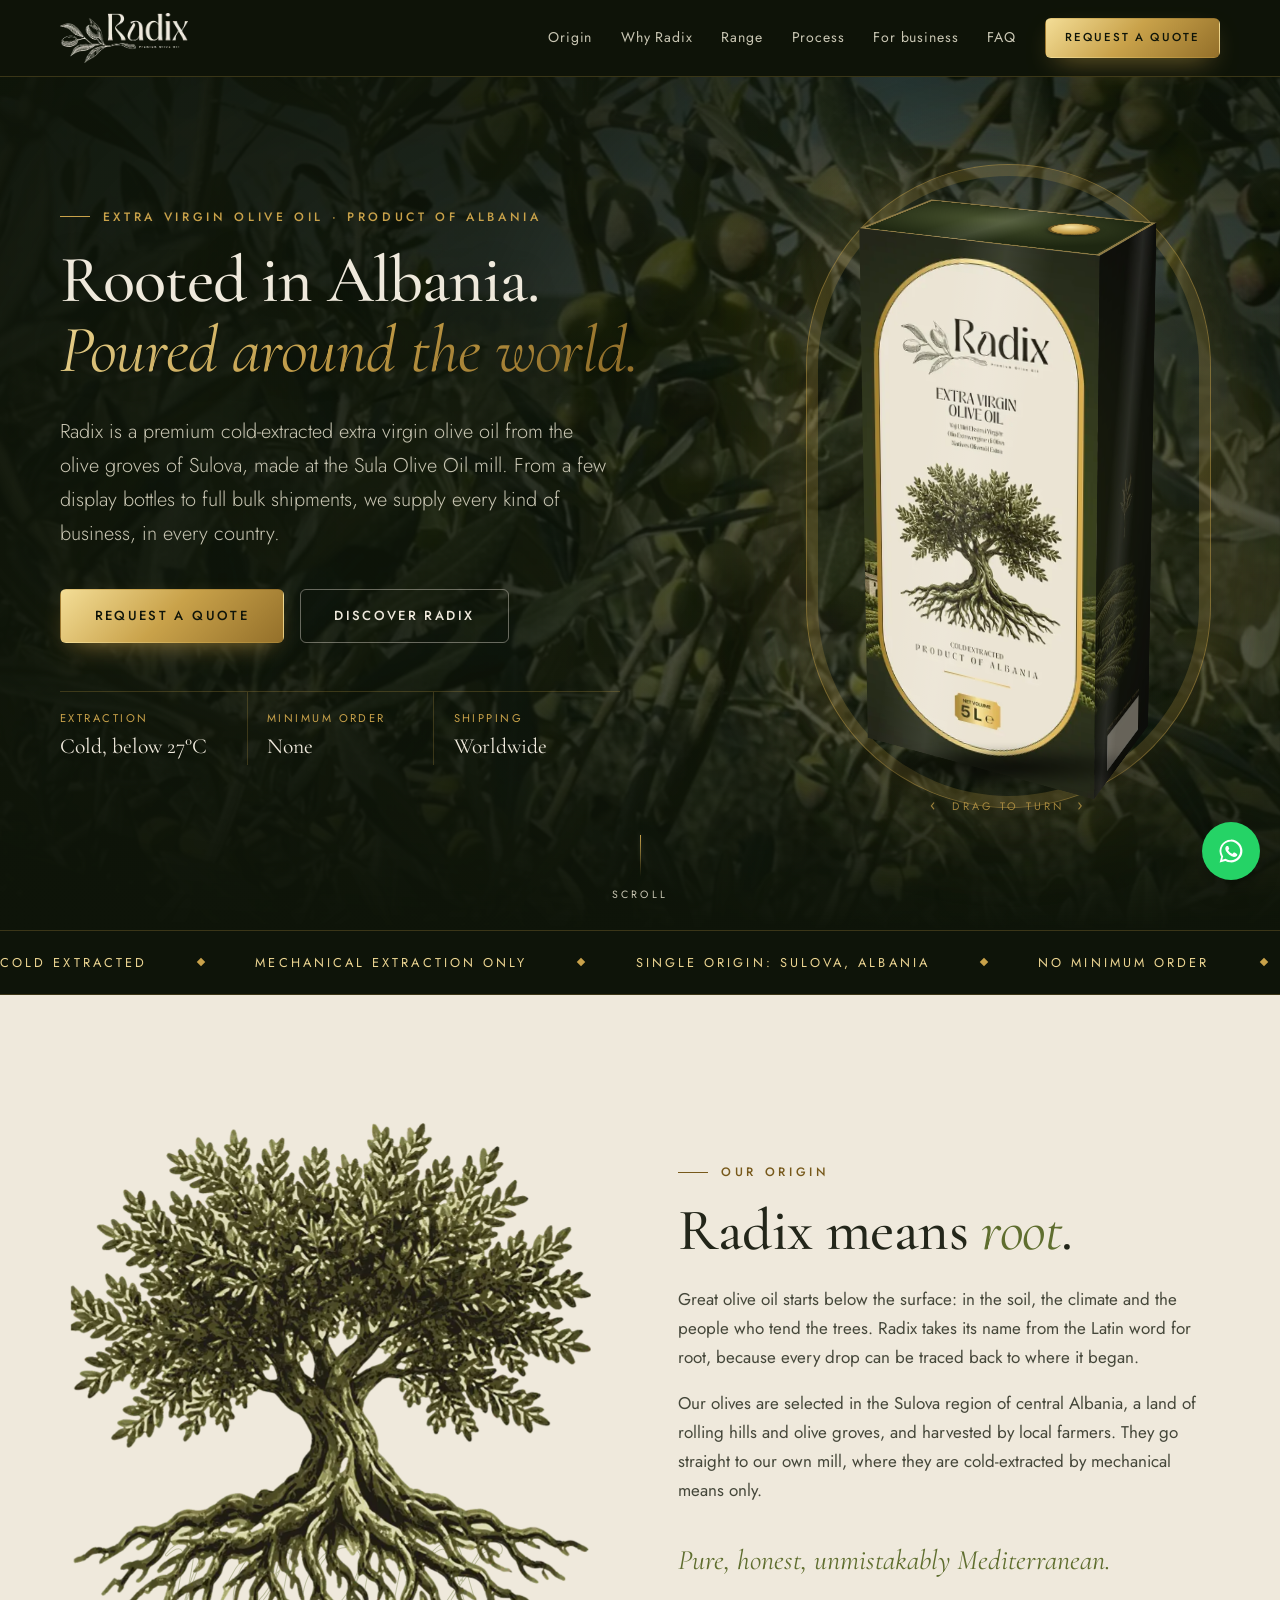
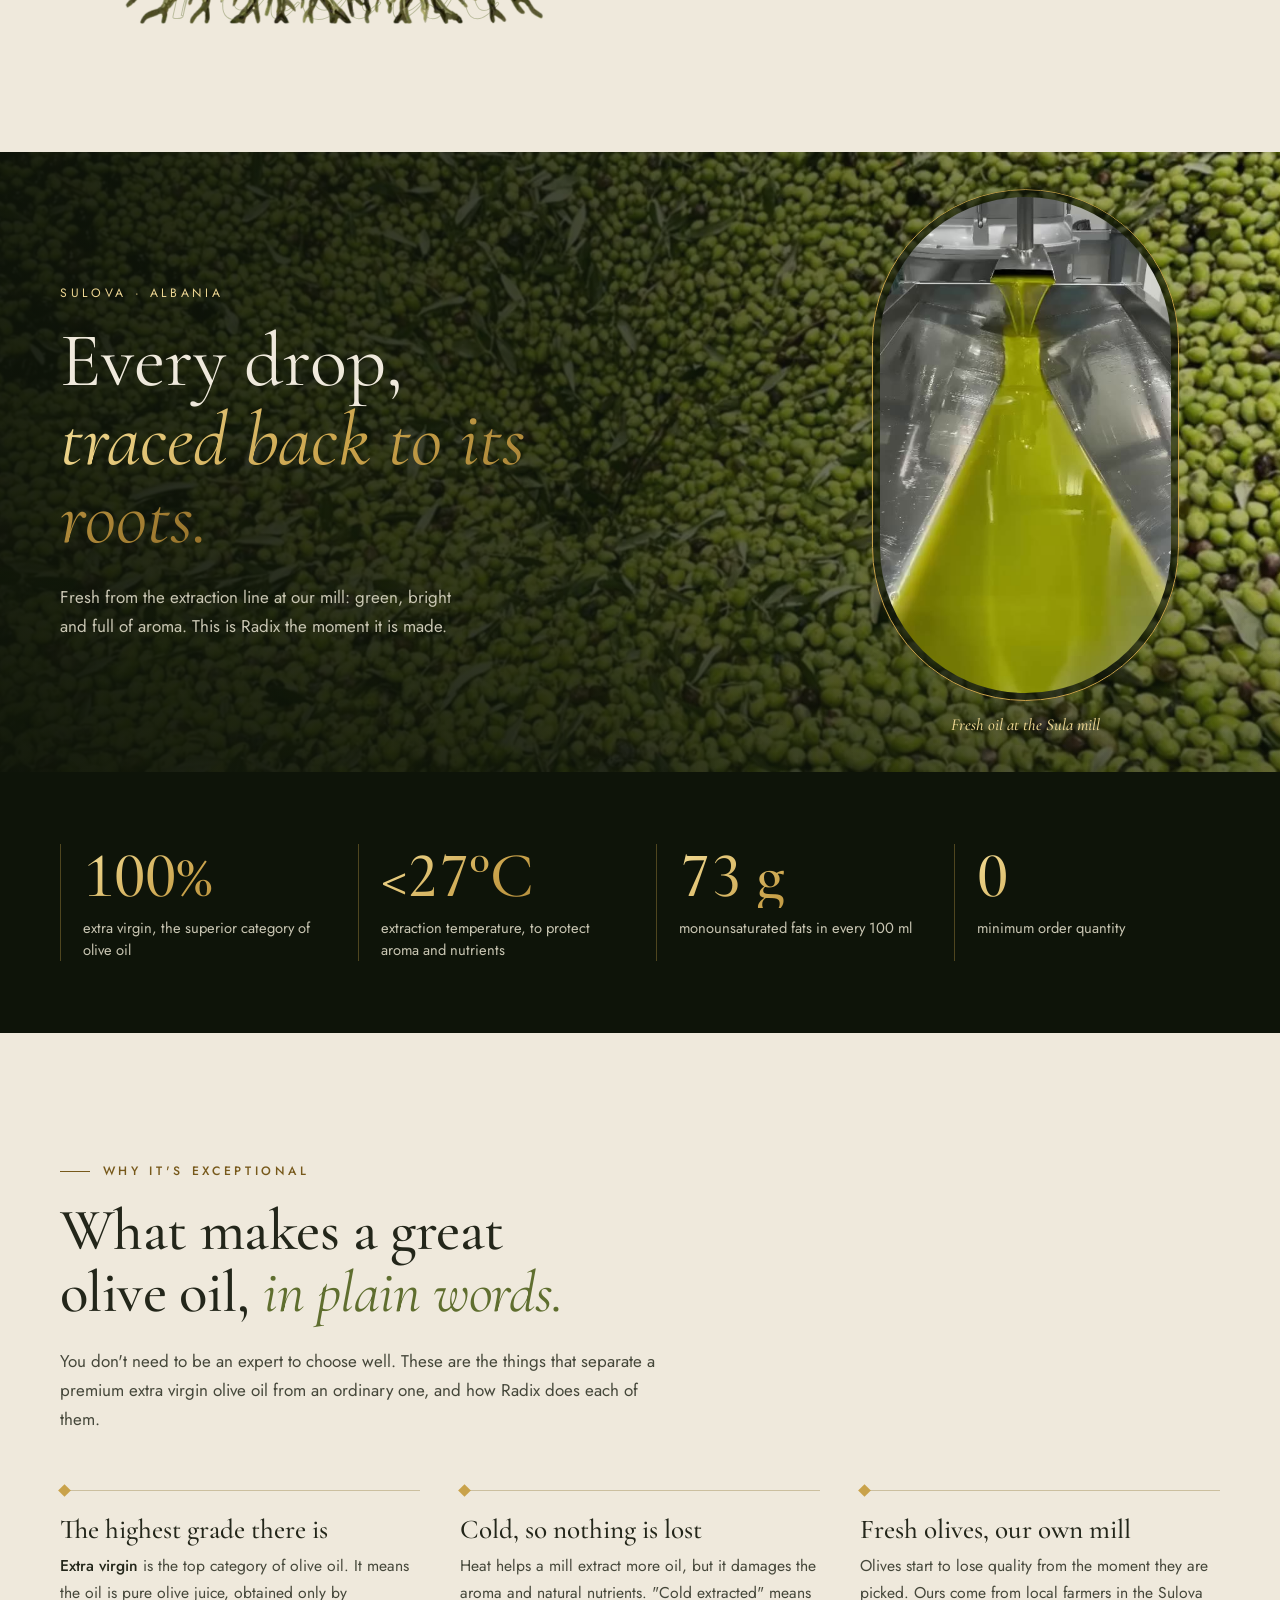
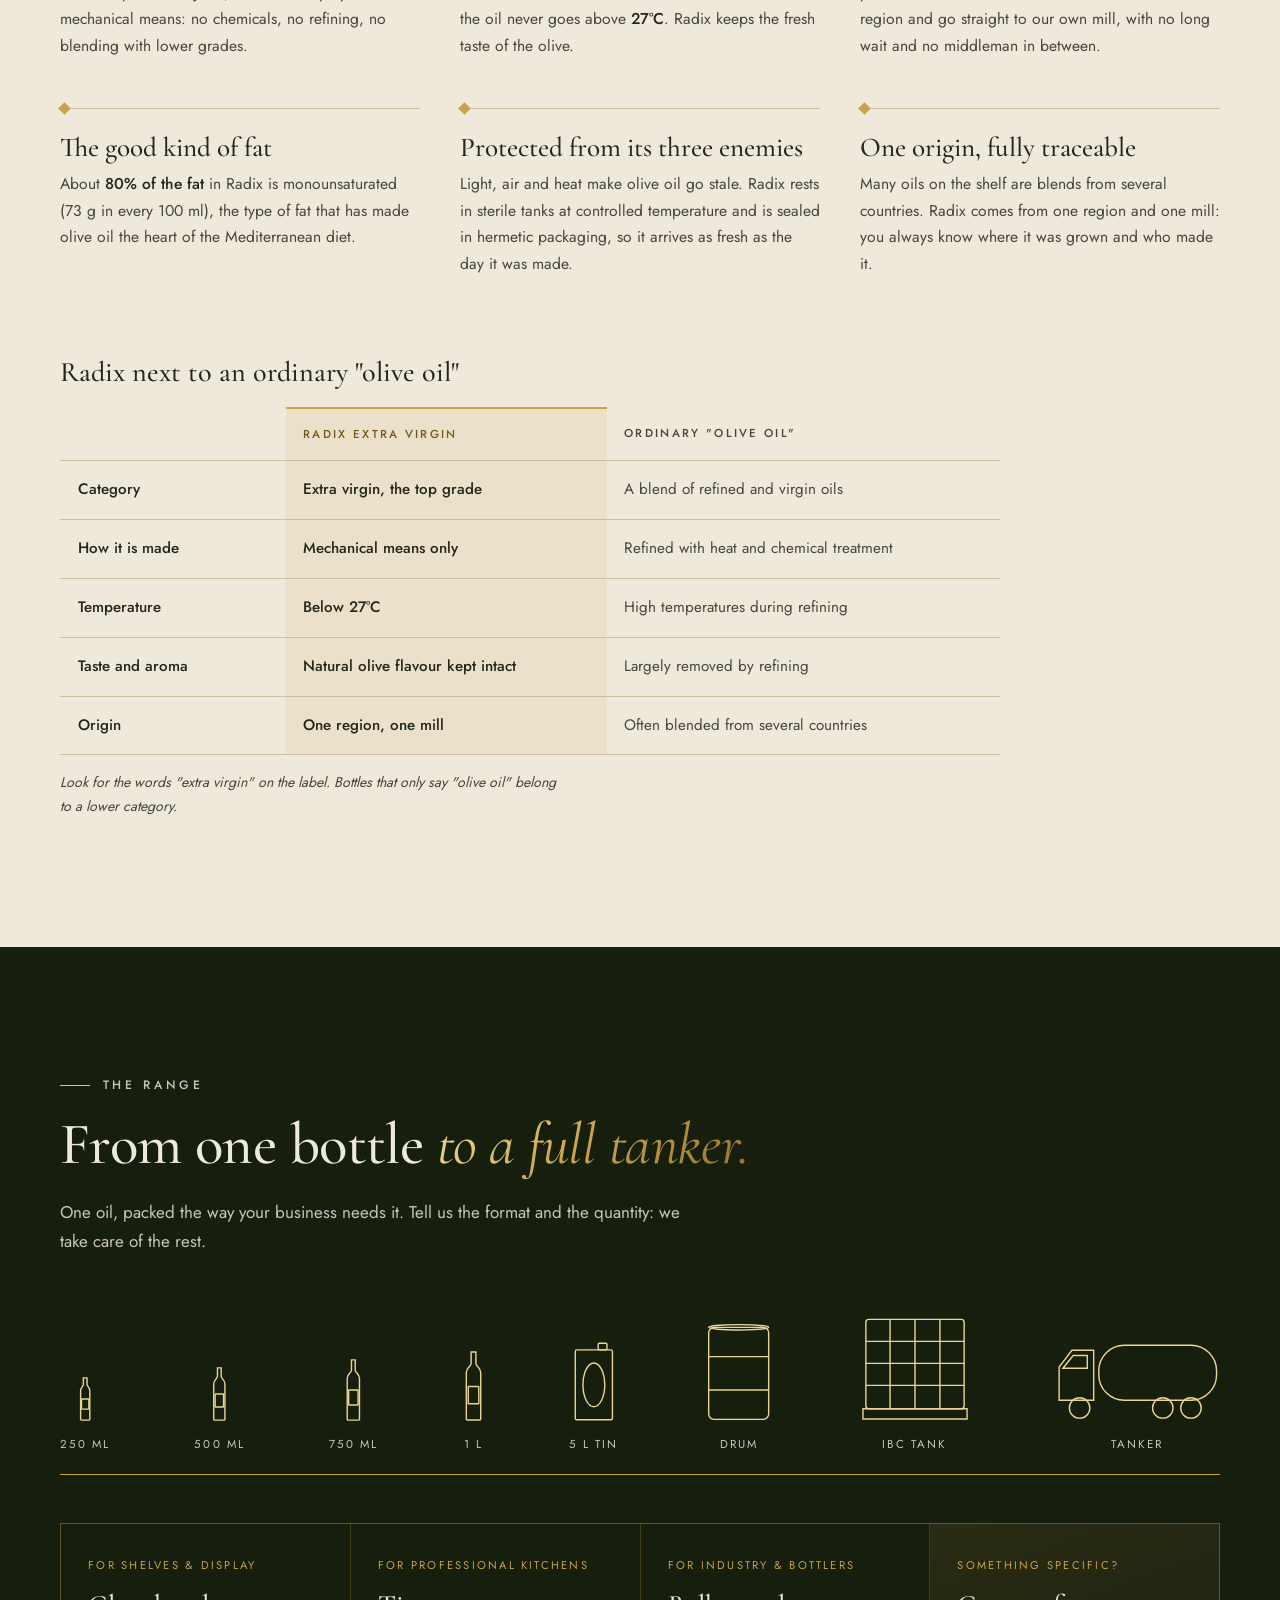
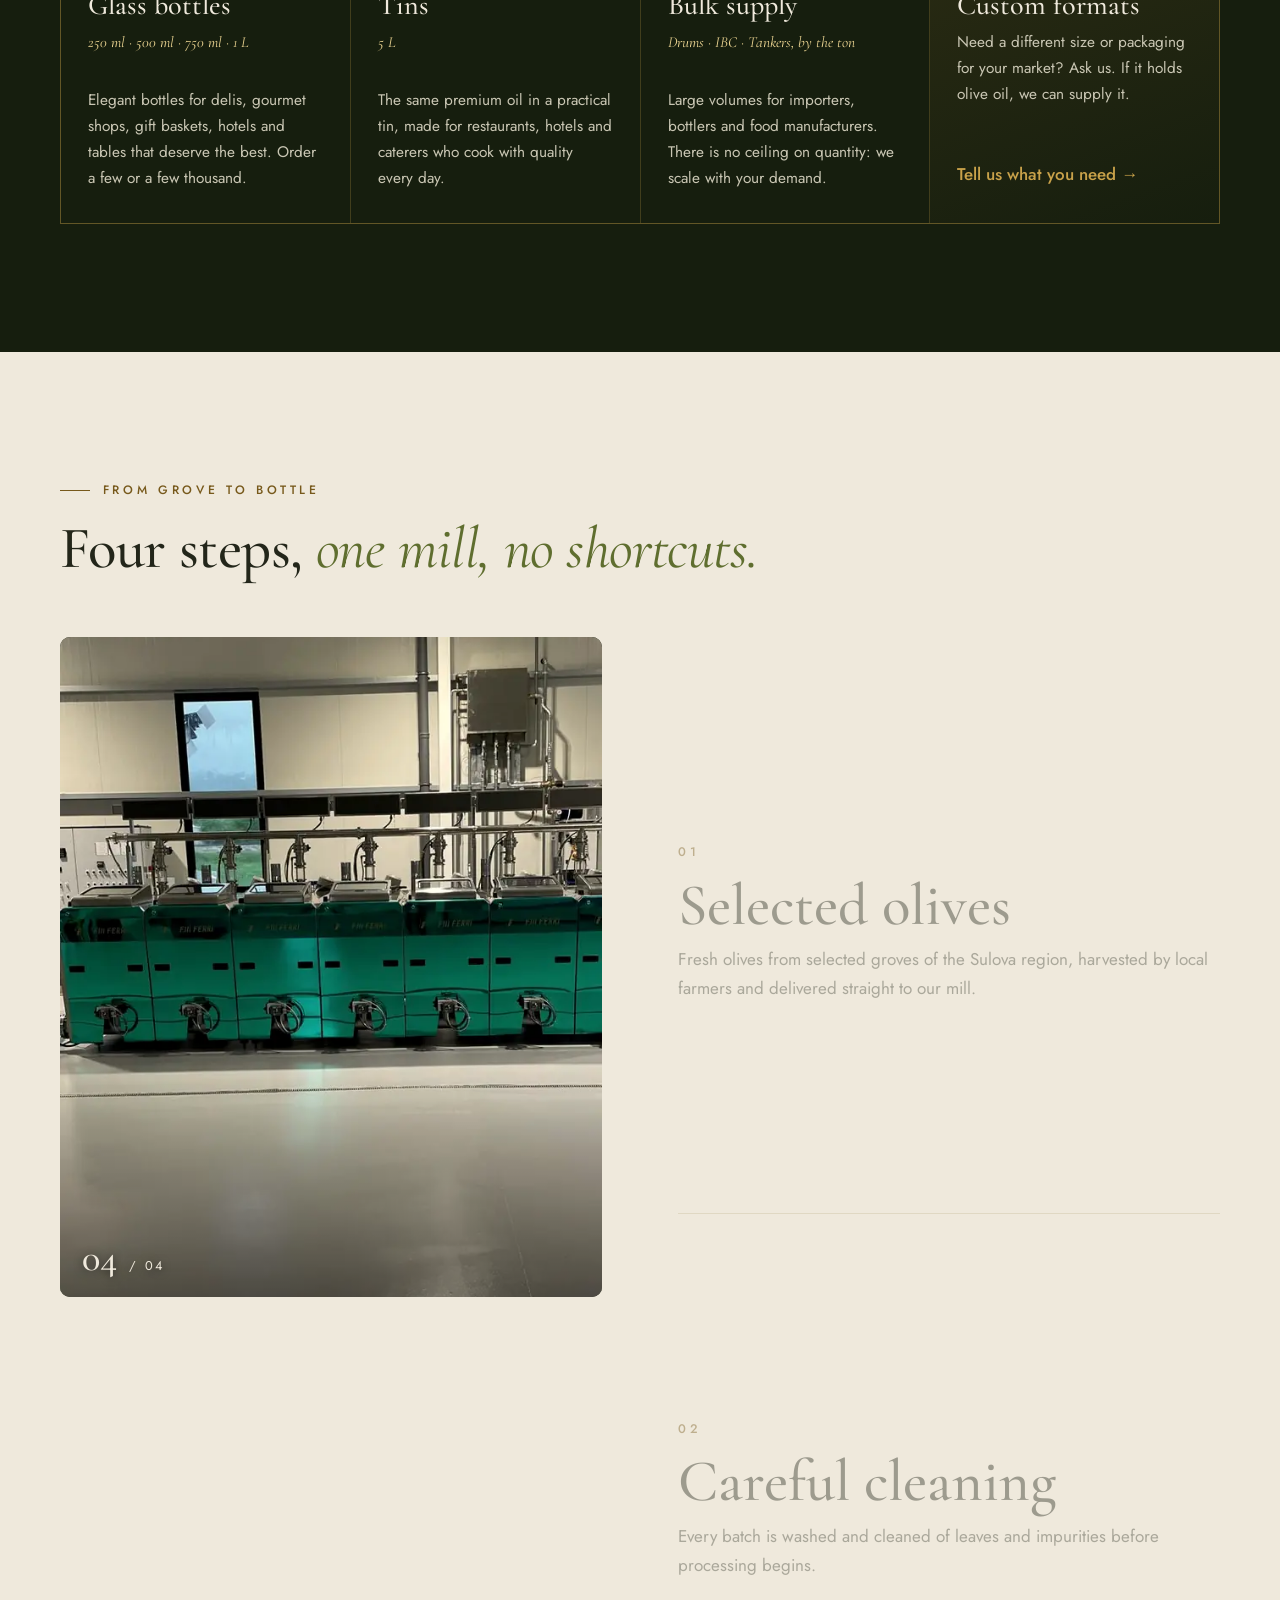
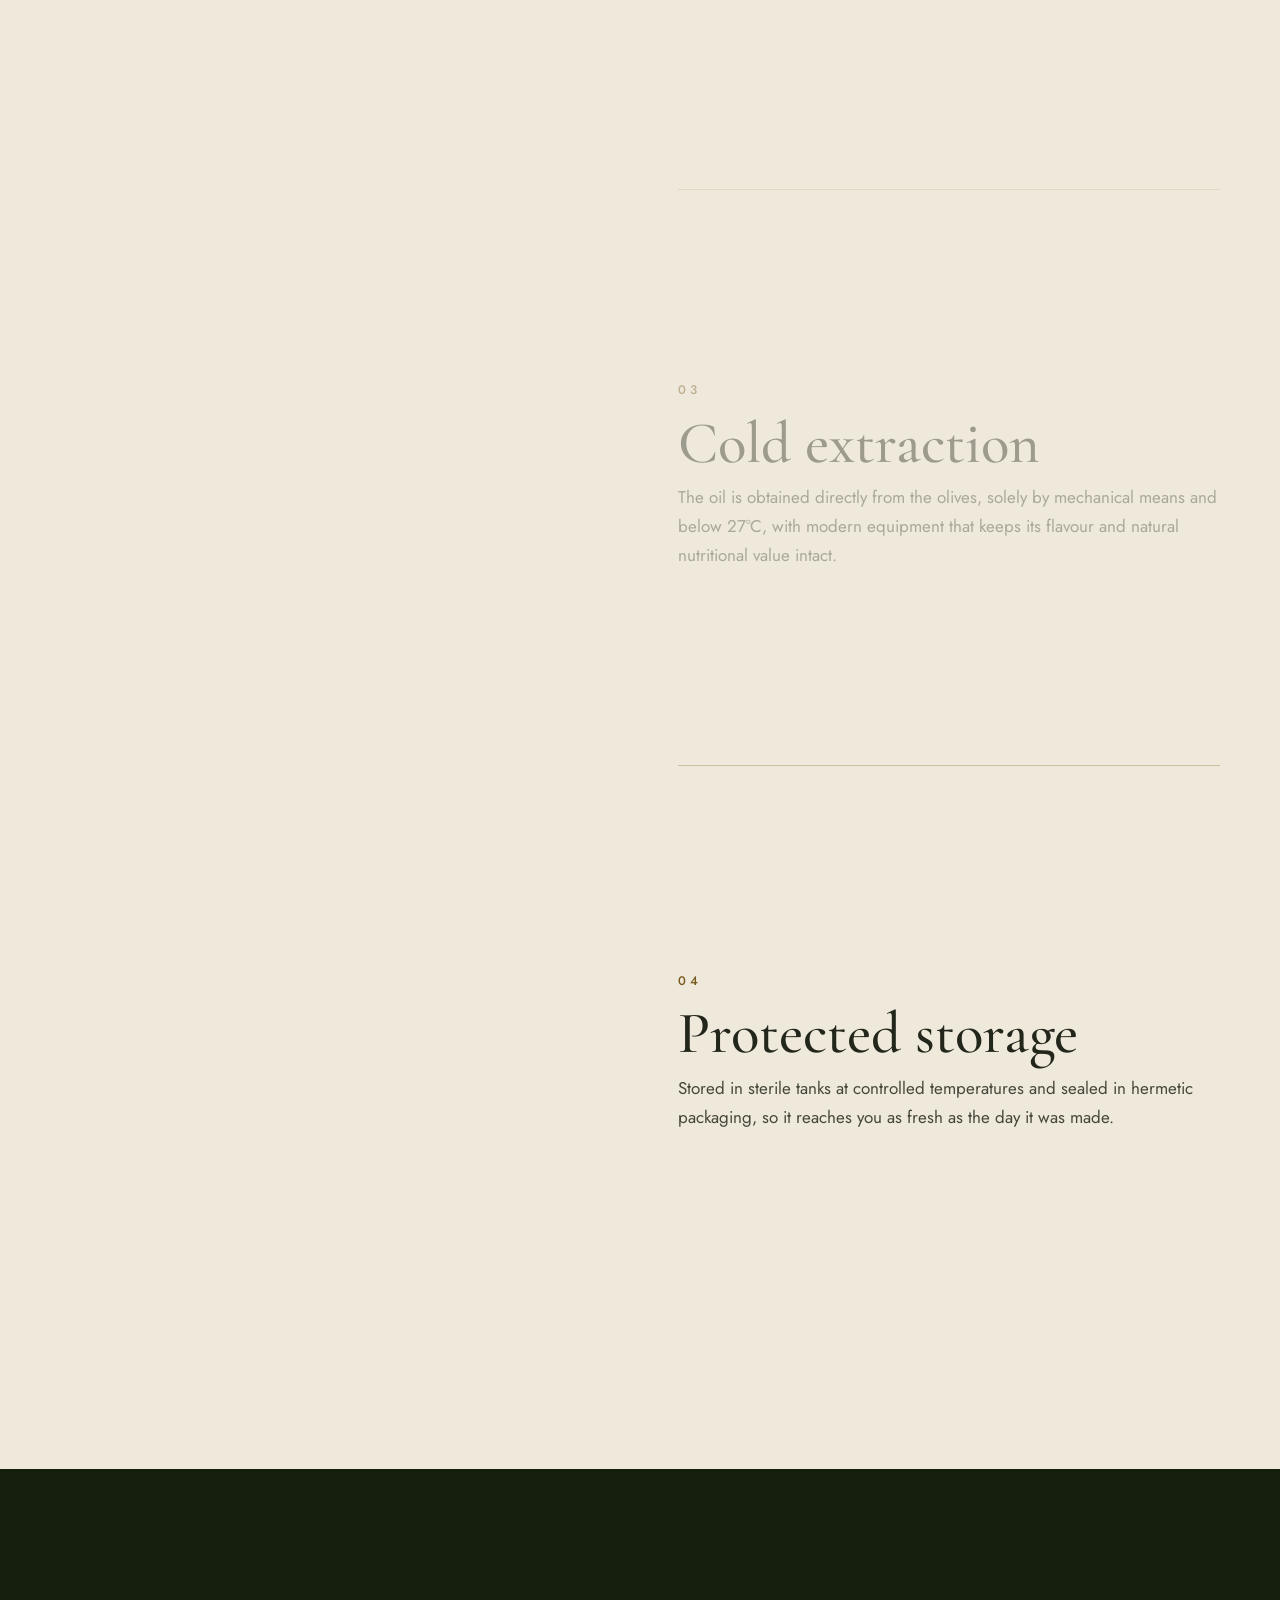
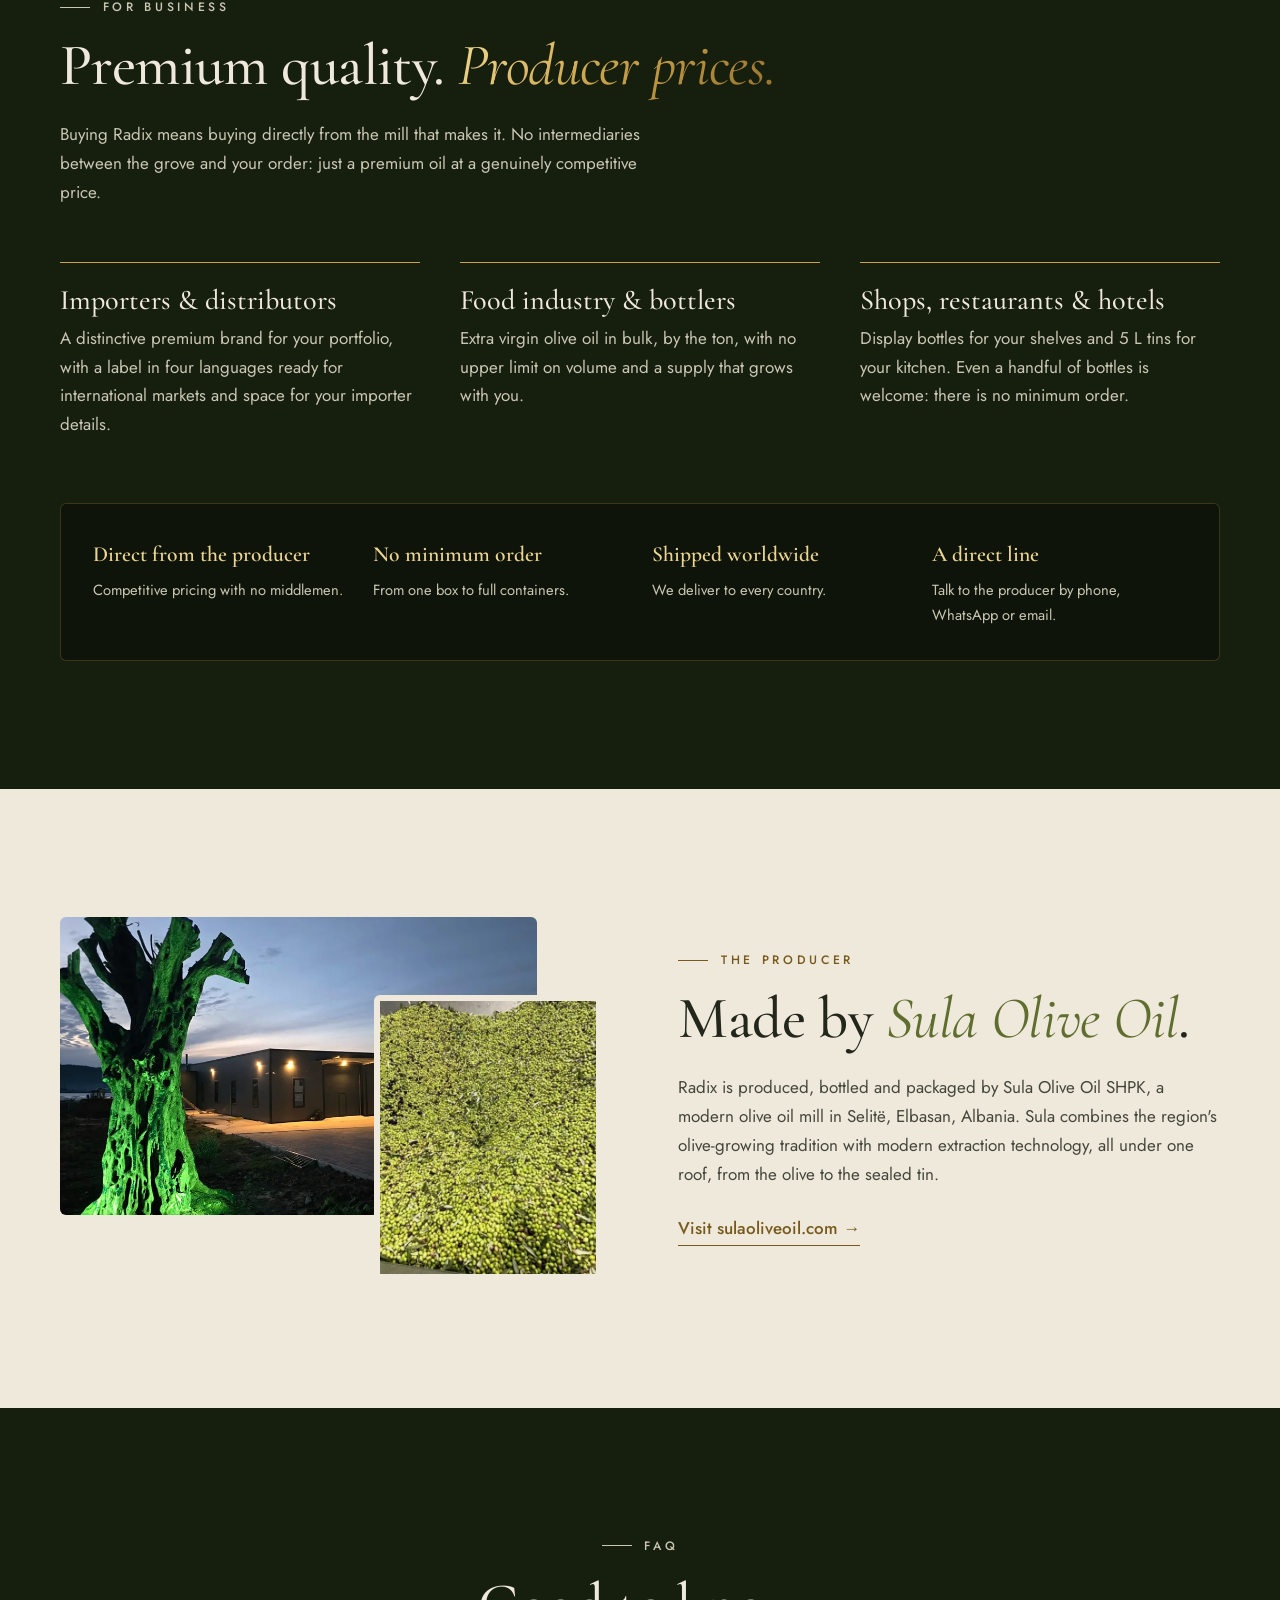
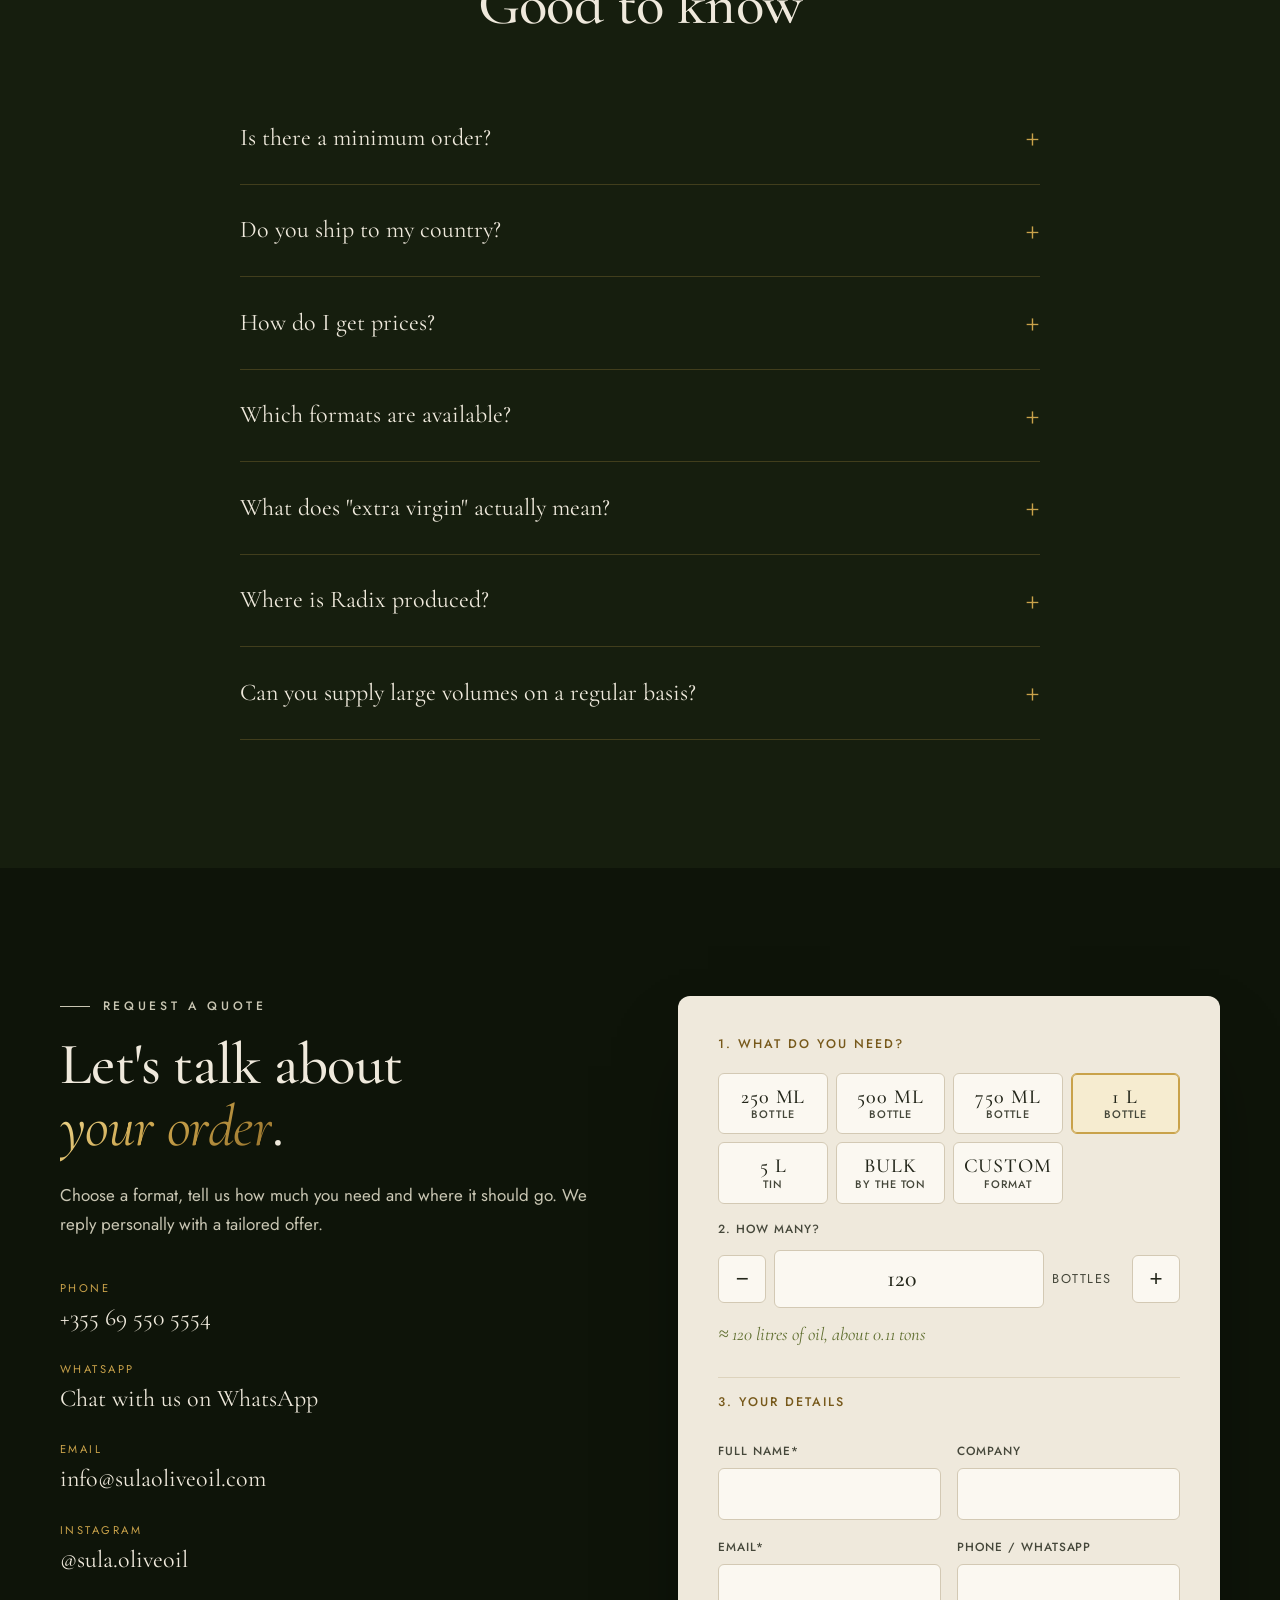
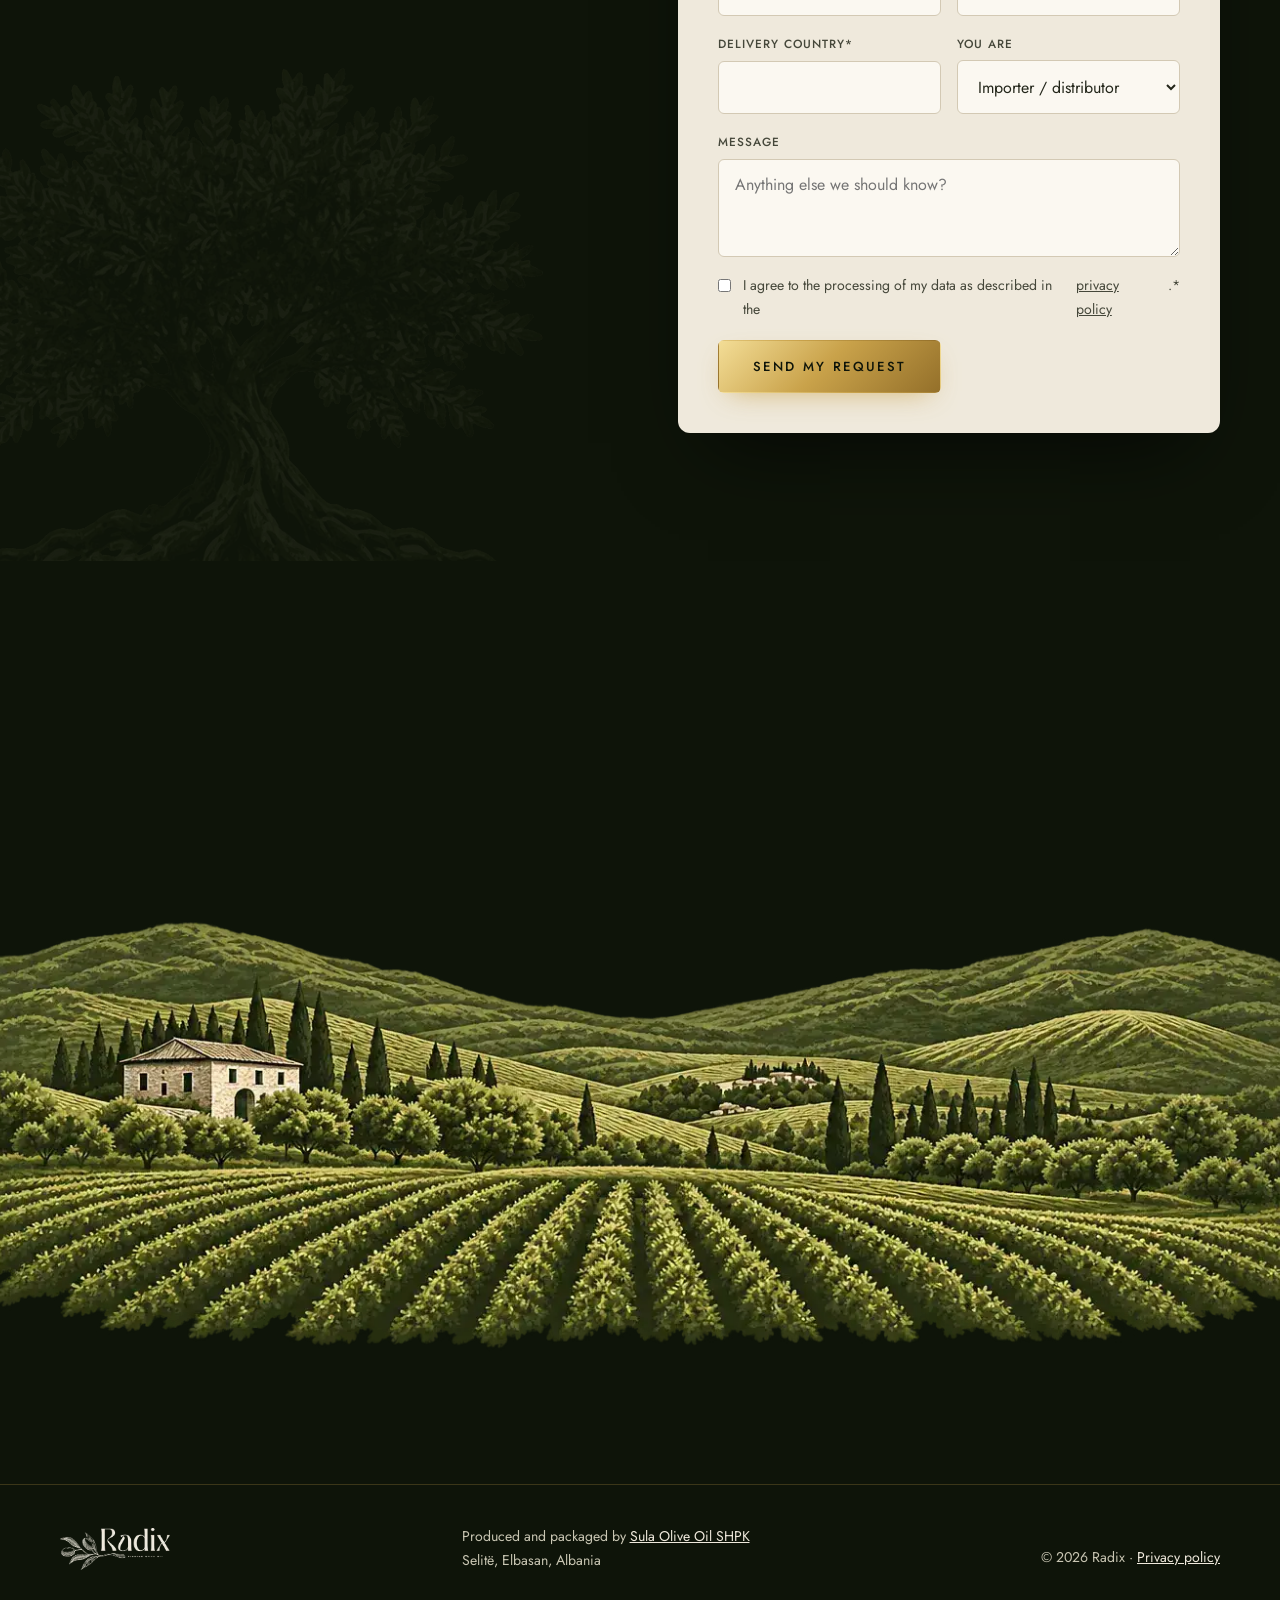
<file: clienti/sula/radix-sito/index.html>
<!DOCTYPE html>
<html lang="en">
<head>
  <meta charset="utf-8">
  <meta name="viewport" content="width=device-width, initial-scale=1, viewport-fit=cover">
  <title>Radix | Premium Extra Virgin Olive Oil from Albania</title>
  <meta name="description" content="Premium cold-extracted extra virgin olive oil from Sulova, Albania, made by Sula Olive Oil. Every format, any volume, no minimum order, shipped worldwide.">
  <meta name="theme-color" content="#10160a">
  <meta property="og:title" content="Radix | Premium Extra Virgin Olive Oil from Albania">
  <meta property="og:description" content="Cold-extracted extra virgin olive oil from Sulova, Albania. From a single display bottle to bulk by the ton, shipped worldwide.">
  <meta property="og:type" content="website">
  <meta property="og:image" content="assets/og.jpg">
  <meta name="twitter:card" content="summary_large_image">
  <link rel="icon" href="assets/favicon.svg" type="image/svg+xml">
  <link rel="preload" href="assets/fonts/cormorant-garamond.woff2" as="font" type="font/woff2" crossorigin>
  <link rel="preload" href="assets/fonts/jost.woff2" as="font" type="font/woff2" crossorigin>
  <link rel="stylesheet" href="style.css">
  <script type="application/ld+json">
  {"@context":"https://schema.org","@type":"Product","name":"Radix Premium Extra Virgin Olive Oil","brand":{"@type":"Brand","name":"Radix"},
   "manufacturer":{"@type":"Organization","name":"Sula Olive Oil SHPK","url":"https://sulaoliveoil.com","address":{"@type":"PostalAddress","addressLocality":"Selitë, Elbasan","addressCountry":"AL"}},
   "countryOfOrigin":"Albania","category":"Extra virgin olive oil","description":"Cold-extracted extra virgin olive oil from selected olives of the Sulova region, Albania."}
  </script>
</head>
<body>

<header class="nav" id="top">
  <div class="wrap nav__inner">
    <a href="#top" class="nav__logo" aria-label="Radix, back to top"><img src="assets/logo-light.webp" alt="Radix Premium Olive Oil" width="150" height="57"></a>
    <nav class="nav__links" id="menu" aria-label="Main">
      <a href="#origin">Origin</a>
      <a href="#why">Why Radix</a>
      <a href="#range">Range</a>
      <a href="#process">Process</a>
      <a href="#business">For business</a>
      <a href="#faq">FAQ</a>
      <a href="#contact" class="btn btn--gold btn--small">Request a quote</a>
    </nav>
    <button type="button" class="nav__toggle" aria-label="Open menu" aria-expanded="false" aria-controls="menu"><span></span><span></span></button>
  </div>
</header>

<main>
  <!-- HERO -->
  <section class="hero">
    <div class="hero__bg" aria-hidden="true">
      <picture><source media="(max-width: 900px)" srcset="assets/hero-branch-m.webp"><img class="is-active" src="assets/hero-branch.webp" alt="" width="1600" height="900" fetchpriority="high"></picture>
      <picture><source media="(max-width: 900px)" data-srcset="assets/hero-harvest-m.webp"><img src="[data-uri]" data-src="assets/hero-harvest.webp" alt="" width="1600" height="900"></picture>
      <picture><source media="(max-width: 900px)" data-srcset="assets/hero-mill-m.webp"><img src="[data-uri]" data-src="assets/hero-mill.webp" alt="" width="1600" height="900"></picture>
    </div>
    <div class="hero__veil" aria-hidden="true"></div>
    <div class="wrap hero__grid">
      <div class="hero__text">
        <p class="eyebrow">Extra Virgin Olive Oil · Product of Albania</p>
        <h1>Rooted in Albania.<br><em>Poured around the world.</em></h1>
        <p class="lead">Radix is a premium cold-extracted extra virgin olive oil from the olive groves of Sulova, made at the Sula Olive Oil mill. From a few display bottles to full bulk shipments, we supply every kind of business, in every country.</p>
        <div class="hero__cta">
          <a href="#contact" class="btn btn--gold">Request a quote</a>
          <a href="#origin" class="btn btn--line">Discover Radix</a>
        </div>
        <dl class="hero__facts">
          <div><dt>Extraction</dt><dd>Cold, below 27°C</dd></div>
          <div><dt>Minimum order</dt><dd>None</dd></div>
          <div><dt>Shipping</dt><dd>Worldwide</dd></div>
        </dl>
      </div>
      <div class="hero__stage">
        <div class="stage__oval" aria-hidden="true"></div>
        <div class="tin-wrap" role="img" aria-label="Radix 5 litre tin of extra virgin olive oil, turning slowly">
          <div class="tin" id="tin">
            <div class="tin__face tin__front"><img src="assets/tin-front.webp" srcset="assets/tin-front-sm.webp 390w, assets/tin-front.webp 520w" sizes="(max-width: 560px) 140px, (max-width: 900px) 190px, 250px" alt="" width="520" height="1110"></div>
            <div class="tin__face tin__right"><img src="assets/tin-right.webp" srcset="assets/tin-right-sm.webp 225w, assets/tin-right.webp 300w" sizes="(max-width: 560px) 82px, (max-width: 900px) 111px, 146px" alt="" width="300" height="1110"></div>
            <div class="tin__face tin__back"><img src="assets/tin-back.webp" srcset="assets/tin-back-sm.webp 390w, assets/tin-back.webp 520w" sizes="(max-width: 560px) 140px, (max-width: 900px) 190px, 250px" alt="" width="520" height="1110"></div>
            <div class="tin__face tin__left"><img src="assets/tin-left.webp" srcset="assets/tin-left-sm.webp 225w, assets/tin-left.webp 300w" sizes="(max-width: 560px) 82px, (max-width: 900px) 111px, 146px" alt="" width="300" height="1110"></div>
            <div class="tin__face tin__top"><span class="tin__cap"></span></div>
            <div class="tin__face tin__bottom"></div>
          </div>
          <div class="tin__shadow"></div>
        </div>
        <p class="stage__hint" aria-hidden="true">Drag to turn</p>
      </div>
    </div>
    <a class="hero__scroll" href="#origin" aria-label="Scroll to discover"><span></span>Scroll</a>
  </section>

  <!-- MARQUEE -->
  <div class="strip">
    <div class="strip__track">
      <ul class="strip__list"><li>Cold extracted</li><li>Mechanical extraction only</li><li>Single origin: Sulova, Albania</li><li>No minimum order</li><li>Worldwide shipping</li><li>Direct from the mill</li></ul>
      <ul class="strip__list" aria-hidden="true"><li>Cold extracted</li><li>Mechanical extraction only</li><li>Single origin: Sulova, Albania</li><li>No minimum order</li><li>Worldwide shipping</li><li>Direct from the mill</li></ul>
    </div>
  </div>

  <!-- ORIGIN -->
  <section class="section section--cream" id="origin">
    <div class="wrap split">
      <div class="origin__media">
        <img src="assets/tree.webp" alt="Engraved olive tree with its roots visible" width="720" height="693" loading="lazy">
        <span class="origin__word" aria-hidden="true">radix</span>
      </div>
      <div>
        <p class="eyebrow">Our origin</p>
        <h2>Radix means <em>root</em>.</h2>
        <p>Great olive oil starts below the surface: in the soil, the climate and the people who tend the trees. Radix takes its name from the Latin word for root, because every drop can be traced back to where it began.</p>
        <p>Our olives are selected in the Sulova region of central Albania, a land of rolling hills and olive groves, and harvested by local farmers. They go straight to our own mill, where they are cold-extracted by mechanical means only.</p>
        <p class="signature">Pure, honest, unmistakably Mediterranean.</p>
      </div>
    </div>
  </section>

  <!-- PHOTO BAND -->
  <section class="band" aria-label="Sulova olives">
    <img class="band__img" src="assets/band-olives.webp" alt="Freshly harvested olives at the mill" width="1600" height="711" loading="lazy">
    <div class="wrap band__inner">
      <div>
        <p class="band__kicker">Sulova · Albania</p>
        <p class="band__line">Every drop,<br><em>traced back to its roots.</em></p>
        <p class="band__text">Fresh from the extraction line at our mill: green, bright and full of aroma. This is Radix the moment it is made.</p>
      </div>
      <figure class="band__arch">
        <video class="band__video" src="assets/oil-stream.mp4" poster="assets/oil-stream-poster.jpg" muted loop playsinline preload="none" data-autoplay></video>
        <figcaption>Fresh oil at the Sula mill</figcaption>
      </figure>
    </div>
  </section>

  <!-- NUMBERS -->
  <section class="numbers">
    <div class="wrap numbers__grid">
      <div><strong><span data-to="100">100</span>%</strong><span>extra virgin, the superior category of olive oil</span></div>
      <div><strong>&lt;<span data-to="27">27</span>°C</strong><span>extraction temperature, to protect aroma and nutrients</span></div>
      <div><strong><span data-to="73">73</span> g</strong><span>monounsaturated fats in every 100 ml</span></div>
      <div><strong><span data-to="0">0</span></strong><span>minimum order quantity</span></div>
    </div>
  </section>

  <!-- WHY -->
  <section class="section section--cream" id="why">
    <div class="wrap">
      <div class="head">
        <p class="eyebrow">Why it's exceptional</p>
        <h2>What makes a great olive oil, <em>in plain words.</em></h2>
        <p>You don't need to be an expert to choose well. These are the things that separate a premium extra virgin olive oil from an ordinary one, and how Radix does each of them.</p>
      </div>
      <div class="facts">
        <article>
          <h3>The highest grade there is</h3>
          <p><b>Extra virgin</b> is the top category of olive oil. It means the oil is pure olive juice, obtained only by mechanical means: no chemicals, no refining, no blending with lower grades.</p>
        </article>
        <article>
          <h3>Cold, so nothing is lost</h3>
          <p>Heat helps a mill extract more oil, but it damages the aroma and natural nutrients. "Cold extracted" means the oil never goes above <b>27°C</b>. Radix keeps the fresh taste of the olive.</p>
        </article>
        <article>
          <h3>Fresh olives, our own mill</h3>
          <p>Olives start to lose quality from the moment they are picked. Ours come from local farmers in the Sulova region and go straight to our own mill, with no long wait and no middleman in between.</p>
        </article>
        <article>
          <h3>The good kind of fat</h3>
          <p>About <b>80% of the fat</b> in Radix is monounsaturated (73 g in every 100 ml), the type of fat that has made olive oil the heart of the Mediterranean diet.</p>
        </article>
        <article>
          <h3>Protected from its three enemies</h3>
          <p>Light, air and heat make olive oil go stale. Radix rests in sterile tanks at controlled temperature and is sealed in hermetic packaging, so it arrives as fresh as the day it was made.</p>
        </article>
        <article>
          <h3>One origin, fully traceable</h3>
          <p>Many oils on the shelf are blends from several countries. Radix comes from one region and one mill: you always know where it was grown and who made it.</p>
        </article>
      </div>

      <div class="compare-row">
        <div class="compare">
          <h3 class="compare__title">Radix next to an ordinary "olive oil"</h3>
          <div class="table-scroll">
            <table>
              <thead><tr><th scope="col"></th><th scope="col" class="is-radix">Radix extra virgin</th><th scope="col">Ordinary "olive oil"</th></tr></thead>
              <tbody>
                <tr><th scope="row">Category</th><td class="is-radix">Extra virgin, the top grade</td><td>A blend of refined and virgin oils</td></tr>
                <tr><th scope="row">How it is made</th><td class="is-radix">Mechanical means only</td><td>Refined with heat and chemical treatment</td></tr>
                <tr><th scope="row">Temperature</th><td class="is-radix">Below 27°C</td><td>High temperatures during refining</td></tr>
                <tr><th scope="row">Taste and aroma</th><td class="is-radix">Natural olive flavour kept intact</td><td>Largely removed by refining</td></tr>
                <tr><th scope="row">Origin</th><td class="is-radix">One region, one mill</td><td>Often blended from several countries</td></tr>
              </tbody>
            </table>
          </div>
          <p class="compare__note">Look for the words "extra virgin" on the label. Bottles that only say "olive oil" belong to a lower category.</p>
        </div>
      </div>
    </div>
  </section>

  <!-- RANGE -->
  <section class="section section--dark" id="range">
    <div class="wrap">
      <div class="head">
        <p class="eyebrow">The range</p>
        <h2>From one bottle <em>to a full tanker.</em></h2>
        <p>One oil, packed the way your business needs it. Tell us the format and the quantity: we take care of the rest.</p>
      </div>
      <ol class="scale">
        <li><svg viewBox="0 0 40 100" aria-hidden="true"><path d="M16 4h8v14c0 4 6 7 6 14v62a2 2 0 0 1-2 2H12a2 2 0 0 1-2-2V32c0-7 6-10 6-14z"/><rect x="12" y="50" width="16" height="22" rx="1"/></svg><span>250 ml</span></li>
        <li><svg viewBox="0 0 40 120" aria-hidden="true"><path d="M16 4h8v18c0 5 8 8 8 16v76a2 2 0 0 1-2 2H10a2 2 0 0 1-2-2V38c0-8 8-11 8-16z"/><rect x="11" y="60" width="18" height="28" rx="1"/></svg><span>500 ml</span></li>
        <li><svg viewBox="0 0 44 136" aria-hidden="true"><path d="M18 4h8v22c0 5 9 8 9 17v87a2 2 0 0 1-2 2H11a2 2 0 0 1-2-2V43c0-9 9-12 9-17z"/><rect x="12" y="68" width="20" height="32" rx="1"/></svg><span>750 ml</span></li>
        <li><svg viewBox="0 0 48 150" aria-hidden="true"><path d="M19 4h10v24c0 6 10 9 10 19v97a2 2 0 0 1-2 2H11a2 2 0 0 1-2-2V47c0-10 10-13 10-19z"/><rect x="13" y="76" width="22" height="36" rx="1"/></svg><span>1 L</span></li>
        <li><svg viewBox="0 0 80 150" aria-hidden="true"><rect x="6" y="18" width="68" height="128" rx="3"/><rect x="48" y="6" width="16" height="12" rx="2"/><ellipse cx="40" cy="82" rx="20" ry="40"/></svg><span>5 L tin</span></li>
        <li><svg viewBox="0 0 110 150" aria-hidden="true"><rect x="10" y="8" width="90" height="138" rx="8"/><path d="M10 52h90M10 102h90"/><ellipse cx="55" cy="8" rx="45" ry="4"/></svg><span>Drum</span></li>
        <li><svg viewBox="0 0 150 150" aria-hidden="true"><rect x="8" y="10" width="134" height="122" rx="4"/><path d="M8 40h134M8 70h134M8 100h134M41 10v122M75 10v122M109 10v122"/><rect x="4" y="132" width="142" height="14"/></svg><span>IBC tank</span></li>
        <li><svg viewBox="0 0 260 150" aria-hidden="true"><rect x="70" y="30" width="184" height="86" rx="40"/><path d="M8 116V64l20-26h34v78z"/><path d="M14 66l16-20h22v20z"/><circle cx="40" cy="128" r="16"/><circle cx="170" cy="128" r="16"/><circle cx="214" cy="128" r="16"/></svg><span>Tanker</span></li>
      </ol>
      <div class="range__cards">
        <article class="card">
          <span class="card__tag">For shelves &amp; display</span>
          <h3>Glass bottles</h3>
          <p class="card__sizes">250 ml · 500 ml · 750 ml · 1 L</p>
          <p>Elegant bottles for delis, gourmet shops, gift baskets, hotels and tables that deserve the best. Order a few or a few thousand.</p>
        </article>
        <article class="card">
          <span class="card__tag">For professional kitchens</span>
          <h3>Tins</h3>
          <p class="card__sizes">5 L</p>
          <p>The same premium oil in a practical tin, made for restaurants, hotels and caterers who cook with quality every day.</p>
        </article>
        <article class="card">
          <span class="card__tag">For industry &amp; bottlers</span>
          <h3>Bulk supply</h3>
          <p class="card__sizes">Drums · IBC · Tankers, by the ton</p>
          <p>Large volumes for importers, bottlers and food manufacturers. There is no ceiling on quantity: we scale with your demand.</p>
        </article>
        <article class="card card--gold">
          <span class="card__tag">Something specific?</span>
          <h3>Custom formats</h3>
          <p>Need a different size or packaging for your market? Ask us. If it holds olive oil, we can supply it.</p>
          <a href="#contact" class="link">Tell us what you need →</a>
        </article>
      </div>
    </div>
  </section>

  <!-- PROCESS (sticky photos) -->
  <section class="section section--cream process" id="process">
    <div class="wrap">
      <div class="head">
        <p class="eyebrow">From grove to bottle</p>
        <h2>Four steps, <em>one mill, no shortcuts.</em></h2>
      </div>
      <div class="process__grid">
        <div class="process__media" aria-hidden="true">
          <img class="is-active" src="assets/photo-harvest.webp" alt="" width="640" height="800" loading="lazy">
          <img src="assets/photo-cleaning.webp" alt="" width="640" height="800" loading="lazy">
          <img src="assets/photo-extraction.webp" alt="" width="640" height="800" loading="lazy">
          <img src="assets/photo-hall.webp" alt="" width="640" height="800" loading="lazy">
          <span class="process__count"><b>01</b> / 04</span>
        </div>
        <ol class="process__steps">
          <li class="is-active"><img src="assets/photo-harvest.webp" alt="Harvest nets full of olives under the trees" width="640" height="800" loading="lazy"><h3>Selected olives</h3><p>Fresh olives from selected groves of the Sulova region, harvested by local farmers and delivered straight to our mill.</p></li>
          <li><img src="assets/photo-cleaning.webp" alt="Fresh green olives moving through the washing line" width="640" height="800" loading="lazy"><h3>Careful cleaning</h3><p>Every batch is washed and cleaned of leaves and impurities before processing begins.</p></li>
          <li><img src="assets/photo-extraction.webp" alt="Extraction machinery inside the Sula Olive Oil mill" width="640" height="800" loading="lazy"><h3>Cold extraction</h3><p>The oil is obtained directly from the olives, solely by mechanical means and below 27°C, with modern equipment that keeps its flavour and natural nutritional value intact.</p></li>
          <li><img src="assets/photo-hall.webp" alt="The clean processing hall of the Sula Olive Oil mill" width="640" height="800" loading="lazy"><h3>Protected storage</h3><p>Stored in sterile tanks at controlled temperatures and sealed in hermetic packaging, so it reaches you as fresh as the day it was made.</p></li>
        </ol>
      </div>
    </div>
  </section>

  <!-- BUSINESS -->
  <section class="section section--dark" id="business">
    <div class="wrap">
      <div class="head">
        <p class="eyebrow">For business</p>
        <h2>Premium quality. <em>Producer prices.</em></h2>
        <p>Buying Radix means buying directly from the mill that makes it. No intermediaries between the grove and your order: just a premium oil at a genuinely competitive price.</p>
      </div>
      <div class="audiences">
        <article>
          <h3>Importers &amp; distributors</h3>
          <p>A distinctive premium brand for your portfolio, with a label in four languages ready for international markets and space for your importer details.</p>
        </article>
        <article>
          <h3>Food industry &amp; bottlers</h3>
          <p>Extra virgin olive oil in bulk, by the ton, with no upper limit on volume and a supply that grows with you.</p>
        </article>
        <article>
          <h3>Shops, restaurants &amp; hotels</h3>
          <p>Display bottles for your shelves and 5 L tins for your kitchen. Even a handful of bottles is welcome: there is no minimum order.</p>
        </article>
      </div>
      <ul class="why">
        <li><strong>Direct from the producer</strong>Competitive pricing with no middlemen.</li>
        <li><strong>No minimum order</strong>From one box to full containers.</li>
        <li><strong>Shipped worldwide</strong>We deliver to every country.</li>
        <li><strong>A direct line</strong>Talk to the producer by phone, WhatsApp or email.</li>
      </ul>
    </div>
  </section>

  <!-- PRODUCER -->
  <section class="section section--cream producer">
    <div class="wrap split">
      <div class="producer__media">
        <img class="producer__mill" src="assets/photo-mill.webp" alt="The Sula Olive Oil mill in Selitë, Elbasan, at dusk" width="1024" height="576" loading="lazy">
        <img class="producer__olives" src="assets/photo-olives.webp" alt="Freshly harvested olives at the mill" width="480" height="600" loading="lazy">
      </div>
      <div>
        <p class="eyebrow">The producer</p>
        <h2>Made by <em>Sula Olive Oil</em>.</h2>
        <p>Radix is produced, bottled and packaged by Sula Olive Oil SHPK, a modern olive oil mill in Selitë, Elbasan, Albania. Sula combines the region's olive-growing tradition with modern extraction technology, all under one roof, from the olive to the sealed tin.</p>
        <a class="link" href="https://sulaoliveoil.com" target="_blank" rel="noopener">Visit sulaoliveoil.com →</a>
      </div>
    </div>
  </section>

  <!-- FAQ -->
  <section class="section section--dark" id="faq">
    <div class="wrap wrap--narrow">
      <div class="head center">
        <p class="eyebrow">FAQ</p>
        <h2>Good to know</h2>
      </div>
      <details><summary>Is there a minimum order?</summary><p>No. You can order a few display bottles or several tons of bulk oil. Every order receives the same care.</p></details>
      <details><summary>Do you ship to my country?</summary><p>Yes. We ship worldwide. Tell us your destination and we will include delivery in your quote.</p></details>
      <details><summary>How do I get prices?</summary><p>Send us a request with the format, the quantity and the destination. You will receive a personalised quote based on your volume, with producer pricing.</p></details>
      <details><summary>Which formats are available?</summary><p>Glass bottles from 250 ml to 1 L, 5 L tins and bulk supply in drums, IBC tanks or tankers. Other formats are available on request.</p></details>
      <details><summary>What does "extra virgin" actually mean?</summary><p>It is the highest category of olive oil: oil obtained directly from olives, only by mechanical means, with no chemical treatment or refining. Oils labelled just "olive oil" are a lower category.</p></details>
      <details><summary>Where is Radix produced?</summary><p>Radix is made from selected olives of the Sulova region and cold-extracted at the Sula Olive Oil mill in Selitë, Elbasan, Albania.</p></details>
      <details><summary>Can you supply large volumes on a regular basis?</summary><p>Yes. There is no upper limit on quantity, and we can plan recurring supply around your needs.</p></details>
    </div>
  </section>

  <!-- CONTACT + QUOTE BUILDER -->
  <section class="section contact" id="contact">
    <img class="contact__tree" src="assets/tree.webp" alt="" width="720" height="693" loading="lazy">
    <div class="wrap split split--top">
      <div>
        <p class="eyebrow">Request a quote</p>
        <h2>Let's talk about <em>your order</em>.</h2>
        <p>Choose a format, tell us how much you need and where it should go. We reply personally with a tailored offer.</p>
        <!-- TODO: replace email with the Radix address when available -->
        <ul class="contact__list">
          <li><span>Phone</span><a href="tel:+355695505554">+355&nbsp;69&nbsp;550&nbsp;5554</a></li>
          <li><span>WhatsApp</span><a href="https://wa.me/355695505554" target="_blank" rel="noopener">Chat with us on WhatsApp</a></li>
          <li><span>Email</span><a href="mailto:info@sulaoliveoil.com">info@sulaoliveoil.com</a></li>
          <li><span>Instagram</span><a href="https://www.instagram.com/sula.oliveoil/" target="_blank" rel="noopener">@sula.oliveoil</a></li>
        </ul>
      </div>
      <form class="form" id="quote-form" name="quote" method="POST" data-netlify="true" netlify-honeypot="company_website" action="/thank-you.html">
        <input type="hidden" name="form-name" value="quote">
        <p class="hp"><label>Leave this empty <input type="text" id="f-hp" name="company_website"></label></p>

        <fieldset class="chips">
          <legend>1. What do you need?</legend>
          <label><input type="radio" name="format" value="250 ml bottles" data-l="0.25" data-unit="bottles"><span>250 ml<small>bottle</small></span></label>
          <label><input type="radio" name="format" value="500 ml bottles" data-l="0.5" data-unit="bottles"><span>500 ml<small>bottle</small></span></label>
          <label><input type="radio" name="format" value="750 ml bottles" data-l="0.75" data-unit="bottles"><span>750 ml<small>bottle</small></span></label>
          <label><input type="radio" name="format" value="1 L bottles" data-l="1" data-unit="bottles" checked><span>1 L<small>bottle</small></span></label>
          <label><input type="radio" name="format" value="5 L tins" data-l="5" data-unit="tins"><span>5 L<small>tin</small></span></label>
          <label><input type="radio" name="format" value="Bulk (tons)" data-l="ton" data-unit="tons"><span>Bulk<small>by the ton</small></span></label>
          <label><input type="radio" name="format" value="Custom format" data-l="" data-unit="units"><span>Custom<small>format</small></span></label>
        </fieldset>

        <div class="qty">
          <label for="f-quantity">2. How many?</label>
          <div class="qty__row">
            <button type="button" class="qty__btn" data-step="-1" aria-label="Decrease">−</button>
            <input id="f-quantity" name="quantity" type="number" min="0.1" step="any" value="120" inputmode="decimal">
            <span class="qty__unit" id="qty-unit">bottles</span>
            <button type="button" class="qty__btn" data-step="1" aria-label="Increase">+</button>
          </div>
          <output class="qty__est" id="qty-est" for="f-quantity">≈ 120 litres of oil, about 0.11 tons</output>
          <input type="hidden" name="estimate" id="f-estimate" value="">
        </div>

        <p class="form__step">3. Your details</p>
        <div class="form__row">
          <label>Full name*<input type="text" id="f-name" name="name" required autocomplete="name"></label>
          <label>Company<input type="text" id="f-company" name="company" autocomplete="organization"></label>
        </div>
        <div class="form__row">
          <label>Email*<input id="f-email" type="email" name="email" required autocomplete="email"></label>
          <label>Phone / WhatsApp<input id="f-phone" type="tel" name="phone" autocomplete="tel"></label>
        </div>
        <div class="form__row">
          <label>Delivery country*<input type="text" id="f-country" name="country" required autocomplete="country-name"></label>
          <label>You are
            <select id="f-business_type" name="business_type">
              <option>Importer / distributor</option>
              <option>Food industry / bottler</option>
              <option>Shop / retailer</option>
              <option>Restaurant / hotel / catering</option>
              <option>Private buyer</option>
              <option>Other</option>
            </select>
          </label>
        </div>
        <label>Message<textarea id="f-message" name="message" rows="3" placeholder="Anything else we should know?"></textarea></label>
        <label class="check"><input id="f-privacy" type="checkbox" name="privacy" required> I agree to the processing of my data as described in the <a href="privacy.html">privacy policy</a>.*</label>
        <button class="btn btn--gold" type="submit">Send my request</button>
      </form>
    </div>
  </section>
</main>

<div class="closing" aria-hidden="true"><img src="assets/landscape.webp" alt="" width="1536" height="1024" loading="lazy"></div>

<footer class="footer">
  <div class="wrap footer__inner">
    <img src="assets/logo-light.webp" alt="Radix" width="130" height="50" loading="lazy">
    <p>Produced and packaged by <a href="https://sulaoliveoil.com" target="_blank" rel="noopener">Sula Olive Oil SHPK</a><br>Selitë, Elbasan, Albania</p>
    <p>© <span id="year">2026</span> Radix · <a href="privacy.html">Privacy policy</a></p>
  </div>
</footer>

<a class="wa" href="https://wa.me/355695505554" target="_blank" rel="noopener" aria-label="Chat on WhatsApp">
  <svg viewBox="0 0 32 32" width="28" height="28" aria-hidden="true"><path fill="currentColor" d="M16 3a13 13 0 0 0-11.2 19.6L3 29l6.6-1.7A13 13 0 1 0 16 3zm0 23.7c-2 0-4-.6-5.7-1.6l-.4-.2-3.9 1 1-3.8-.3-.4A10.7 10.7 0 1 1 16 26.7zm5.9-8c-.3-.2-1.9-1-2.2-1-.3-.1-.5-.2-.7.1l-1 1.3c-.2.2-.4.2-.7.1a8.8 8.8 0 0 1-4.4-3.8c-.3-.6.3-.5 1-1.7.1-.2 0-.4 0-.6l-1-2.4c-.3-.6-.5-.5-.7-.5h-.6c-.2 0-.6.1-.9.4-.3.3-1.2 1.1-1.2 2.8s1.2 3.2 1.4 3.5c.2.2 2.4 3.6 5.8 5 2.1.9 3 1 4 .8.7-.1 1.9-.8 2.2-1.5.3-.8.3-1.4.2-1.5l-.6-.4z"/></svg>
</a>

<script src="main.js"></script>
</body>
</html>
</file>
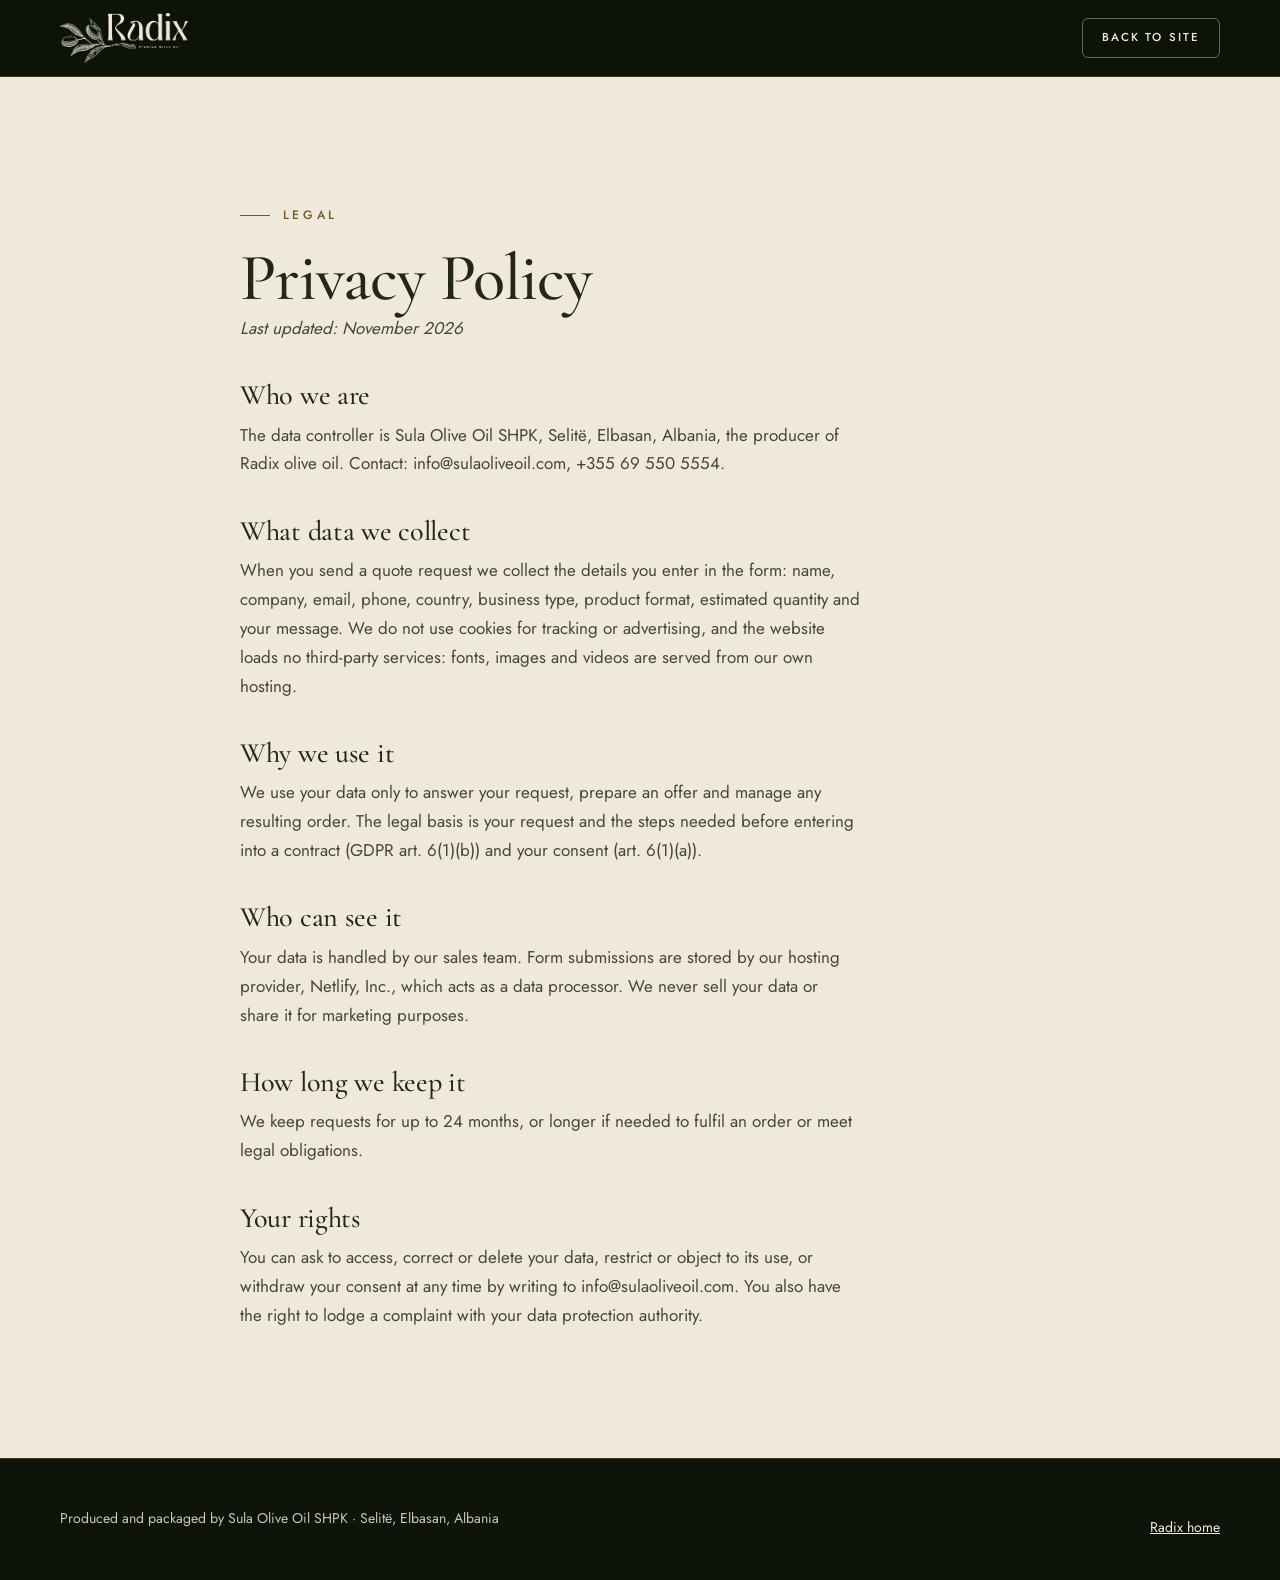
<file: clienti/sula/radix-sito/privacy.html>
<!DOCTYPE html>
<html lang="en">
<head>
<title>Privacy Policy | Radix</title>
<meta charset="utf-8"><meta name="viewport" content="width=device-width, initial-scale=1"><meta name="robots" content="noindex"><link rel="icon" href="assets/favicon.svg" type="image/svg+xml"><link rel="preload" href="assets/fonts/cormorant-garamond.woff2" as="font" type="font/woff2" crossorigin><link rel="stylesheet" href="style.css">
</head>
<body>
<header class="nav"><div class="wrap nav__inner"><a href="index.html" class="nav__logo"><img src="assets/logo-light.webp" alt="Radix" width="150" height="57"></a><a class="btn btn--line btn--small" href="index.html">Back to site</a></div></header>
<main class="section section--cream legal">
  <div class="wrap wrap--narrow">
    <p class="eyebrow">Legal</p>
    <h1>Privacy Policy</h1>
    <p><i>Last updated: November 2026</i></p>
    <h2>Who we are</h2>
    <p>The data controller is Sula Olive Oil SHPK, Selitë, Elbasan, Albania<!-- TODO: add the NIPT (tax number) after the address -->, the producer of Radix olive oil. Contact: info@sulaoliveoil.com, +355 69 550 5554.</p>
    <h2>What data we collect</h2>
    <p>When you send a quote request we collect the details you enter in the form: name, company, email, phone, country, business type, product format, estimated quantity and your message. We do not use cookies for tracking or advertising, and the website loads no third-party services: fonts, images and videos are served from our own hosting.</p>
    <h2>Why we use it</h2>
    <p>We use your data only to answer your request, prepare an offer and manage any resulting order. The legal basis is your request and the steps needed before entering into a contract (GDPR art. 6(1)(b)) and your consent (art. 6(1)(a)).</p>
    <h2>Who can see it</h2>
    <p>Your data is handled by our sales team. Form submissions are stored by our hosting provider, Netlify, Inc., which acts as a data processor. We never sell your data or share it for marketing purposes.</p>
    <h2>How long we keep it</h2>
    <p>We keep requests for up to 24 months, or longer if needed to fulfil an order or meet legal obligations.</p>
    <h2>Your rights</h2>
    <p>You can ask to access, correct or delete your data, restrict or object to its use, or withdraw your consent at any time by writing to info@sulaoliveoil.com. You also have the right to lodge a complaint with your data protection authority.</p>
  </div>
</main>
<footer class="footer"><div class="wrap footer__inner"><p>Produced and packaged by Sula Olive Oil SHPK · Selitë, Elbasan, Albania</p><p><a href="index.html">Radix home</a></p></div></footer>
</body>
</html>
</file>
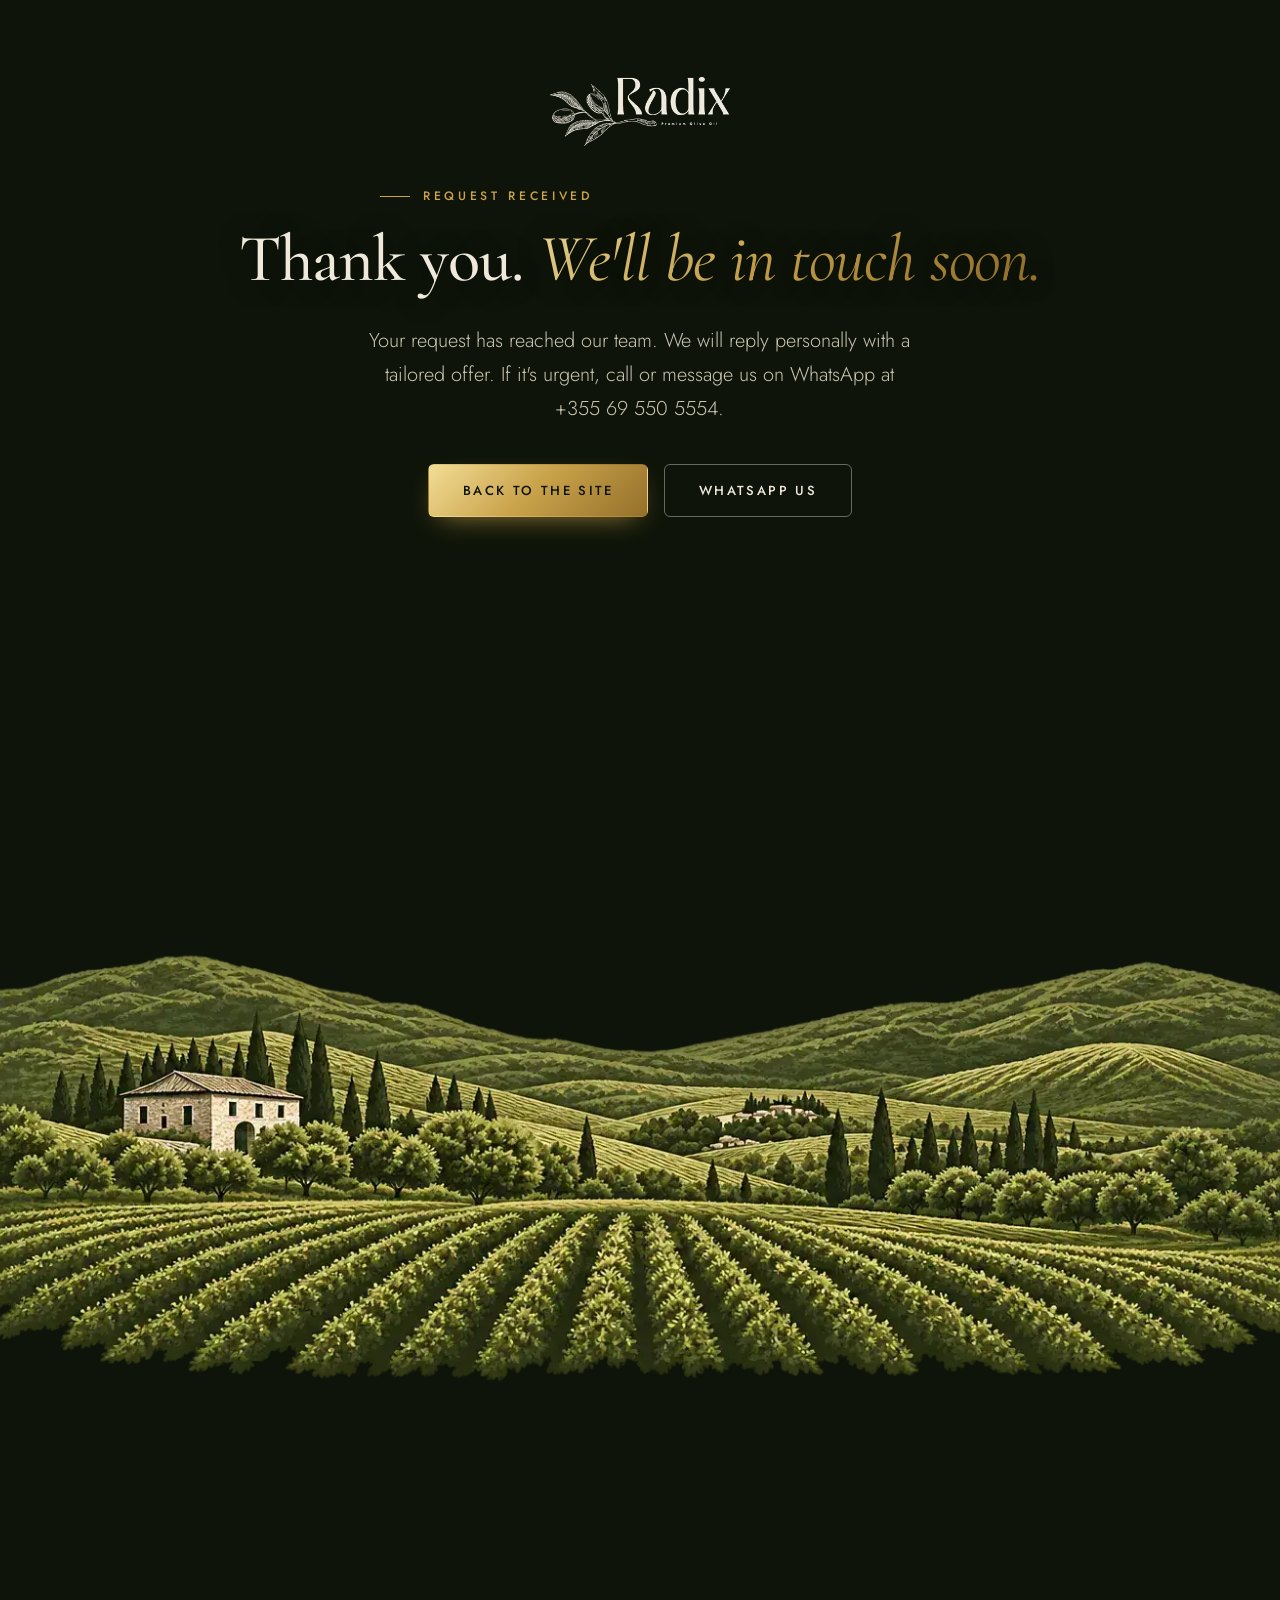
<file: clienti/sula/radix-sito/thank-you.html>
<!DOCTYPE html>
<html lang="en">
<head>
<title>Thank you | Radix</title>
<meta charset="utf-8"><meta name="viewport" content="width=device-width, initial-scale=1"><meta name="robots" content="noindex"><link rel="icon" href="assets/favicon.svg" type="image/svg+xml"><link rel="preload" href="assets/fonts/cormorant-garamond.woff2" as="font" type="font/woff2" crossorigin><link rel="stylesheet" href="style.css">
</head>
<body>
<main class="hero thanks">
  <div class="wrap hero__inner">
    <a href="/" class="thanks__logo"><img src="assets/logo-light.webp" alt="Radix, back to the home page" width="180" height="69"></a>
    <p class="eyebrow">Request received</p>
    <h1>Thank you. <em>We'll be in touch soon.</em></h1>
    <p class="lead">Your request has reached our team. We will reply personally with a tailored offer. If it's urgent, call or message us on WhatsApp at +355 69 550 5554.</p>
    <div class="hero__cta"><a class="btn btn--gold" href="/">Back to the site</a><a class="btn btn--line" href="https://wa.me/355695505554">WhatsApp us</a></div>
  </div>
  <img class="hero__land" src="assets/landscape.webp" alt="" width="1536" height="1024">
</main>
</body>
</html>
</file>
<file: clienti/sula/radix-sito/style.css>
/* Layout: bands alternate between the dark olive of the tin and the cream of the oval label.
   Gold is reserved for hairlines, figures and calls to action. One deliberate look, taken from the Radix label. */
/* Self-hosted variable fonts (SIL Open Font License, see assets/fonts). No third-party requests. */
@font-face{font-family:"Cormorant Garamond";font-style:normal;font-weight:300 700;font-display:swap;src:url("assets/fonts/cormorant-garamond.woff2") format("woff2");unicode-range:U+0000-00FF,U+0131,U+0152-0153,U+02BB-02BC,U+02C6,U+02DA,U+02DC,U+0304,U+0308,U+0329,U+2000-206F,U+20AC,U+2122,U+2191,U+2193,U+2212,U+2215,U+FEFF,U+FFFD}
@font-face{font-family:"Cormorant Garamond";font-style:italic;font-weight:300 700;font-display:swap;src:url("assets/fonts/cormorant-garamond-italic.woff2") format("woff2");unicode-range:U+0000-00FF,U+0131,U+0152-0153,U+02BB-02BC,U+02C6,U+02DA,U+02DC,U+0304,U+0308,U+0329,U+2000-206F,U+20AC,U+2122,U+2191,U+2193,U+2212,U+2215,U+FEFF,U+FFFD}
@font-face{font-family:"Jost";font-style:normal;font-weight:100 900;font-display:swap;src:url("assets/fonts/jost.woff2") format("woff2");unicode-range:U+0000-00FF,U+0131,U+0152-0153,U+02BB-02BC,U+02C6,U+02DA,U+02DC,U+0304,U+0308,U+0329,U+2000-206F,U+20AC,U+2122,U+2191,U+2193,U+2212,U+2215,U+FEFF,U+FFFD}
:root{
  --olive-deep:#0e1409; --olive:#161e0e; --olive-2:#212b15; --moss:#5f6e2f;
  --cream:#efe9dc; --cream-2:#e6dfcf; --ink:#23261a; --ink-soft:#45473a; --rule:#cbbf9f;
  --gold:#c9a24a; --gold-hi:#ecd592; --gold-deep:#77591b;
  --gold-grad:linear-gradient(135deg,#f3dd96 0%,#c9a24a 48%,#94702a 100%);
  --on-dark:#efe9dc; --on-dark-soft:#c9c6b3; --line-dark:rgba(201,162,74,.24);
  --f-display:"Cormorant Garamond","Cormorant",Garamond,"Times New Roman",serif;
  --f-body:Jost,"Futura","Avenir Next","Segoe UI",sans-serif;
  --step-0:1.0625rem; --step-1:1.25rem; --step-2:clamp(1.5rem,2.2vw,1.9rem); --step-3:clamp(2.3rem,4.6vw,3.7rem); --step-4:clamp(2.8rem,5.2vw,4.9rem);
  --r:6px; --wrap:1200px;
  --tw:250px; --td:146px; --th:534px;
  color-scheme:dark;
}
*{box-sizing:border-box;margin:0;padding:0}
html{scroll-behavior:smooth;scroll-padding-top:84px}
body{font:400 var(--step-0)/1.7 var(--f-body);color:var(--ink);background:var(--olive);-webkit-font-smoothing:antialiased;overflow-x:hidden}
img{max-width:100%;display:block;height:auto}
a{color:inherit}
:focus-visible{outline:2px solid var(--gold);outline-offset:3px}
h1,h2,h3{font-family:var(--f-display);font-weight:500;line-height:1.06;text-wrap:balance}
h1{font-size:var(--step-4);letter-spacing:-.015em}
h2{font-size:var(--step-3);margin-bottom:1.4rem;letter-spacing:-.01em}
h3{font-size:var(--step-2);margin-bottom:.5rem}
h1 em,h2 em{font-style:italic;font-weight:400;background:var(--gold-grad);-webkit-background-clip:text;background-clip:text;color:transparent}
.section--cream h2 em{background:none;color:var(--moss)}
p{max-width:62ch}
p+p{margin-top:1.1rem}
.wrap{max-width:var(--wrap);margin:0 auto;padding-left:max(20px,env(safe-area-inset-left,0px));padding-right:max(20px,env(safe-area-inset-right,0px))}
.wrap--narrow{max-width:840px}
.center{text-align:center}.center p{margin-inline:auto}
.eyebrow{font-size:.76rem;font-weight:500;letter-spacing:.3em;text-transform:uppercase;color:var(--gold);margin-bottom:1.1rem;display:flex;align-items:center;gap:.8rem}
.center .eyebrow{justify-content:center}
.eyebrow::before{content:"";width:30px;height:1px;background:currentColor}
.section--cream .eyebrow{color:var(--gold-deep)}
/* buttons */
.btn{display:inline-flex;align-items:center;justify-content:center;font:500 .82rem/1 var(--f-body);letter-spacing:.18em;text-transform:uppercase;text-decoration:none;padding:1.2rem 2.1rem;border-radius:var(--r);cursor:pointer;border:1px solid transparent;transition:transform .25s,box-shadow .25s,color .25s,border-color .25s;position:relative;overflow:hidden}
.btn--gold{background:var(--gold-grad);color:var(--olive-deep);box-shadow:0 10px 28px -12px rgba(201,162,74,.8)}
.btn--gold::after{content:"";position:absolute;inset:0;background:linear-gradient(110deg,transparent 35%,rgba(255,255,255,.45) 50%,transparent 65%);transform:translateX(-120%);transition:transform .8s}
.btn--gold:hover{transform:translateY(-2px);box-shadow:0 16px 34px -12px rgba(201,162,74,.95)}
.btn--gold:hover::after{transform:translateX(120%)}
.btn--line{border-color:rgba(239,233,220,.4);color:var(--on-dark)}
.btn--line:hover{border-color:var(--gold);color:var(--gold-hi)}
.btn--small{padding:.85rem 1.2rem;font-size:.72rem}
.link{display:inline-block;margin-top:1.6rem;color:var(--gold);font-weight:500;text-decoration:none;border-bottom:1px solid currentColor;padding-bottom:2px}
.section--cream .link{color:var(--gold-deep)}
/* nav */
body::before{content:"";position:fixed;inset:0 0 auto;height:env(safe-area-inset-top,0px);z-index:30;background:var(--olive-deep)}
.nav{position:sticky;top:env(safe-area-inset-top,0px);z-index:20;background:rgba(14,20,9,.95);border-bottom:1px solid var(--line-dark)}
.nav__inner{display:flex;align-items:center;justify-content:space-between;height:76px}
.nav__logo img{width:128px}
.nav__links{display:flex;align-items:center;gap:1.8rem}
.nav__links a:not(.btn){color:var(--on-dark-soft);text-decoration:none;font-size:.88rem;letter-spacing:.06em;transition:color .2s}
.nav__links a:not(.btn):hover{color:var(--gold-hi)}
.nav__toggle{display:none;background:none;border:0;width:44px;height:44px;cursor:pointer;flex-direction:column;justify-content:center;align-items:center;gap:7px}
.nav__toggle span{width:26px;height:1.5px;background:var(--on-dark);transition:transform .25s}
.nav.open .nav__toggle span:first-child{transform:translateY(4.25px) rotate(45deg)}
.nav.open .nav__toggle span:last-child{transform:translateY(-4.25px) rotate(-45deg)}
/* hero */
.hero{position:relative;overflow:hidden;isolation:isolate;color:var(--on-dark);background:var(--olive-deep);padding-block:clamp(3rem,6vw,5rem) clamp(5rem,9vw,7rem)}
.hero__grid{position:relative;z-index:2;display:grid;grid-template-columns:1.25fr .75fr;gap:2rem;align-items:center}
.hero__text>*{animation:rise 1s cubic-bezier(.2,.7,.2,1) both}
.hero__text>:nth-child(2){animation-delay:.1s}.hero__text>:nth-child(3){animation-delay:.2s}.hero__text>:nth-child(4){animation-delay:.3s}.hero__text>:nth-child(5){animation-delay:.4s}
.hero .lead{margin:1.8rem 0 2.4rem;font-size:var(--step-1);font-weight:300;color:var(--on-dark-soft);max-width:46ch}
.hero__cta{display:flex;flex-wrap:wrap;gap:1rem}
.hero__facts{display:flex;flex-wrap:wrap;gap:0;margin-top:3rem;border-top:1px solid var(--line-dark);max-width:560px}
.hero__facts div{flex:1 1 140px;padding:1.1rem 1.2rem 0 0}
.hero__facts div+div{border-left:1px solid var(--line-dark);padding-left:1.2rem}
.hero__facts dt{font-size:.7rem;letter-spacing:.22em;text-transform:uppercase;color:var(--gold)}
.hero__facts dd{font-family:var(--f-display);font-size:1.35rem;color:var(--on-dark)}
@keyframes rise{from{opacity:0;transform:translateY(22px)}to{opacity:1;transform:none}}
/* stage + 3D tin */
.hero__stage{position:relative;height:calc(var(--th) + 130px);display:grid;place-items:center;animation:rise 1.2s .2s cubic-bezier(.2,.7,.2,1) both}
.stage__oval{position:absolute;width:calc(var(--tw) * 1.62);height:calc(var(--th) + 110px);border-radius:999px;border:1px solid rgba(201,162,74,.55);box-shadow:inset 0 0 0 10px rgba(14,20,9,0),inset 0 0 0 11px rgba(201,162,74,.22),0 0 120px -20px rgba(201,162,74,.25);background:radial-gradient(ellipse at 50% 45%,rgba(236,213,146,.14),transparent 65%)}
.tin-wrap{position:relative;z-index:2;perspective:1600px;perspective-origin:50% -15%;cursor:grab;touch-action:pan-y;user-select:none;-webkit-user-select:none}
.tin-wrap:active{cursor:grabbing}
.tin{position:relative;width:var(--tw);height:var(--th);transform-style:preserve-3d;transform:rotateX(var(--rx,-10deg)) rotateY(var(--ry,-32deg))}
.tin__face{position:absolute;overflow:hidden;backface-visibility:hidden;-webkit-backface-visibility:hidden;background:#141b0c}
.tin__face img{width:100%;height:100%;object-fit:cover;pointer-events:none}
.tin__face::after{content:"";position:absolute;inset:0;background:linear-gradient(100deg,rgba(255,255,255,0) 30%,rgba(255,255,255,.1) 46%,rgba(255,255,255,0) 60%),rgba(0,0,0,var(--shade,0));pointer-events:none}
.tin__front,.tin__back{width:var(--tw);height:var(--th);left:0;top:0}
.tin__front{transform:translateZ(calc(var(--td) / 2))}
.tin__back{transform:rotateY(180deg) translateZ(calc(var(--td) / 2))}
.tin__right,.tin__left{width:var(--td);height:var(--th);top:0;left:calc((var(--tw) - var(--td)) / 2)}
.tin__right{transform:rotateY(90deg) translateZ(calc(var(--tw) / 2))}
.tin__left{transform:rotateY(-90deg) translateZ(calc(var(--tw) / 2))}
.tin__top,.tin__bottom{width:var(--tw);height:var(--td);left:0;top:calc((var(--th) - var(--td)) / 2)}
.tin__top{transform:rotateX(90deg) translateZ(calc(var(--th) / 2));background:radial-gradient(ellipse at 40% 40%,#4a5530,#1e2711 75%);box-shadow:inset 0 0 0 4px #8d7a45,inset 0 0 0 6px #2b3317}
.tin__bottom{transform:rotateX(-90deg) translateZ(calc(var(--th) / 2));background:#0b1006}
.tin__cap{position:absolute;right:16%;top:26%;width:44px;height:44px;border-radius:50%;background:radial-gradient(circle at 35% 35%,#f6e3a6,#c9a24a 55%,#7a5a1f);box-shadow:0 0 0 3px #6d5420,0 6px 10px rgba(0,0,0,.5)}
.tin__shadow{position:absolute;left:50%;bottom:-34px;width:calc(var(--tw) * 1.3);height:40px;transform:translateX(-50%);background:radial-gradient(ellipse,rgba(0,0,0,.7),transparent 70%);filter:blur(4px)}
.stage__hint{position:absolute;bottom:0;font-size:.68rem;letter-spacing:.3em;text-transform:uppercase;color:var(--gold);opacity:.75}
.stage__hint::before,.stage__hint::after{content:"‹";margin-right:.8rem;font-size:1rem}
.stage__hint::after{content:"›";margin:0 0 0 .8rem}
/* marquee */
.strip{background:var(--olive-deep);border-block:1px solid var(--line-dark);color:var(--gold-hi);overflow:hidden}
.strip__track{display:flex;width:max-content;animation:marquee 45s linear infinite}
.strip__list{list-style:none;display:flex;gap:3.2rem;padding:1.3rem 3.2rem 1.3rem 0;font-size:.8rem;letter-spacing:.24em;text-transform:uppercase;white-space:nowrap}
.strip__list li{display:flex;align-items:center;gap:3.2rem}
.strip__list li::after{content:"";width:6px;height:6px;transform:rotate(45deg);background:var(--gold)}
@keyframes marquee{to{transform:translateX(-50%)}}
/* sections */
.section{padding-block:clamp(4.5rem,10vw,8rem)}
.section--cream{background:var(--cream);color:var(--ink)}
.section--cream p{color:var(--ink-soft)}
.section--dark{background:var(--olive);color:var(--on-dark)}
.section--dark p{color:var(--on-dark-soft)}
.head{max-width:780px;margin-bottom:3.5rem}
.head.center{margin-inline:auto}
.split{display:grid;grid-template-columns:1fr 1fr;gap:clamp(2.5rem,6vw,6rem);align-items:center}
.split>*{min-width:0}
.split--top{align-items:start}
/* origin */
.origin__media{position:relative;display:grid;place-items:center}
.origin__media img{width:100%;max-width:520px;position:relative;z-index:1}
.origin__word{position:absolute;bottom:-.15em;left:50%;transform:translateX(-50%);font:italic 400 clamp(6rem,15vw,12rem)/1 var(--f-display);color:transparent;-webkit-text-stroke:1px rgba(95,110,47,.35);letter-spacing:-.02em;white-space:nowrap}
.signature{font-family:var(--f-display);font-style:italic;font-size:var(--step-2);color:var(--moss)!important;margin-top:2rem!important}
/* numbers */
.numbers{background:var(--olive-deep);color:var(--on-dark);padding-block:clamp(3rem,6vw,4.5rem)}
.numbers__grid{display:grid;grid-template-columns:repeat(4,1fr);gap:2rem}
.numbers__grid div{border-left:1px solid rgba(201,162,74,.35);padding-left:1.4rem}
.numbers strong{display:block;font:500 clamp(2.8rem,5vw,4rem)/1 var(--f-display);background:var(--gold-grad);-webkit-background-clip:text;background-clip:text;color:transparent;margin-bottom:.6rem;font-variant-numeric:lining-nums tabular-nums}
.numbers span{font-size:.92rem;color:var(--on-dark-soft);line-height:1.5;display:inline}
.numbers strong span{font-size:inherit;color:inherit;line-height:inherit}
.numbers__grid>div>span{display:block}
/* why */
.facts{display:grid;grid-template-columns:repeat(3,1fr);gap:3rem 2.5rem}
.facts article{min-width:0;position:relative;padding-top:1.6rem;border-top:1px solid var(--rule)}
.facts article::before{content:"";position:absolute;top:-5px;left:0;width:9px;height:9px;transform:rotate(45deg);background:var(--gold)}
.facts h3{font-size:1.7rem}
.facts p{font-size:.98rem}
.facts b{font-weight:500;color:var(--ink)}
.compare-row{margin-top:5rem;max-width:940px}
.compare-row>*{min-width:0}
.compare__title{font-size:var(--step-2);margin-bottom:1.2rem}
.table-scroll{overflow-x:auto}
.compare table{width:100%;border-collapse:collapse;font-size:.95rem;min-width:520px}
.compare th,.compare td{text-align:left;padding:1rem 1.1rem;border-bottom:1px solid var(--rule);vertical-align:top}
.compare thead th{font-size:.72rem;letter-spacing:.2em;text-transform:uppercase;color:var(--ink-soft);font-weight:500}
.compare tbody th{font-weight:500;color:var(--ink);width:24%}
.compare td{color:var(--ink-soft)}
.compare .is-radix{background:rgba(201,162,74,.12);color:var(--ink);font-weight:500}
.compare thead .is-radix{color:var(--gold-deep);border-top:2px solid var(--gold)}
.compare__note{font-size:.88rem;margin-top:1rem;font-style:italic}
/* range */
.scale{list-style:none;display:flex;align-items:flex-end;justify-content:space-between;gap:1rem;padding-bottom:1.2rem;border-bottom:1px solid var(--gold);margin-bottom:3rem}
.scale li{display:flex;flex-direction:column;align-items:center;gap:.8rem;min-width:0}
.scale svg{width:auto;fill:none;stroke:var(--gold-hi);stroke-width:1.4;vector-effect:non-scaling-stroke;overflow:visible;transition:transform .4s}
.scale svg *{vector-effect:non-scaling-stroke}
.scale li:hover svg{transform:translateY(-6px)}
.scale li:nth-child(1) svg{height:46px}.scale li:nth-child(2) svg{height:56px}.scale li:nth-child(3) svg{height:64px}.scale li:nth-child(4) svg{height:72px}
.scale li:nth-child(5) svg{height:82px}.scale li:nth-child(6) svg{height:100px}.scale li:nth-child(7) svg{height:110px}.scale li:nth-child(8) svg{height:96px}
.scale span{font-size:.72rem;letter-spacing:.18em;text-transform:uppercase;color:var(--on-dark-soft);white-space:nowrap}
.range__cards{display:grid;grid-template-columns:repeat(4,1fr);gap:1px;background:var(--line-dark);border:1px solid var(--line-dark)}
.card{background:var(--olive);padding:2rem 1.7rem;display:flex;flex-direction:column;transition:background .3s}
.card:hover{background:var(--olive-2)}
.card__tag{font-size:.7rem;letter-spacing:.2em;text-transform:uppercase;color:var(--gold);margin-bottom:1rem}
.card__sizes{font-family:var(--f-display);font-size:1.2rem;font-style:italic;color:var(--gold-hi)!important;margin-bottom:.9rem}
.card p{font-size:.96rem}
.card--gold{background:linear-gradient(160deg,#2a2b13,var(--olive))}
.card .link{margin-top:auto;padding-top:1.2rem;border:0}
/* process */
.process__grid{display:grid;grid-template-columns:1fr 1fr;gap:clamp(2.5rem,6vw,6rem)}
.process__media{position:sticky;top:110px;height:min(74vh,660px);border-radius:10px;overflow:hidden;background:var(--olive)}
.process__media>img,.process__media>video{position:absolute;inset:0;width:100%;height:100%;object-fit:cover;opacity:0;transform:scale(1.08);transition:opacity .9s,transform 1.6s cubic-bezier(.2,.7,.2,1)}
.process__media>.is-active{opacity:1;transform:none}
.process__count{position:absolute;left:1.4rem;bottom:1.2rem;z-index:1;font-size:.8rem;letter-spacing:.2em;color:var(--cream);text-shadow:0 1px 8px rgba(0,0,0,.6)}
.process__count b{font:500 2.4rem/1 var(--f-display);letter-spacing:0;margin-right:.3rem}
.process__media::after{content:"";position:absolute;inset:auto 0 0;height:35%;background:linear-gradient(transparent,rgba(0,0,0,.45))}
.process__steps{list-style:none;counter-reset:s}
.process__steps li{counter-increment:s;min-height:64vh;display:flex;flex-direction:column;justify-content:center;border-top:1px solid var(--rule);transition:opacity .5s}
.process__steps li:first-child{border-top:0}
.process__steps img{display:none}
.process__steps h3{font-size:var(--step-3)}
.process__steps h3::before{content:"0" counter(s);display:block;font:500 .78rem/1 var(--f-body);letter-spacing:.3em;color:var(--gold-deep);margin-bottom:1rem}
.js .process__steps li{opacity:.4}
.js .process__steps li.is-active{opacity:1}
/* business */
.audiences{display:grid;grid-template-columns:repeat(3,1fr);gap:2.5rem;margin-bottom:4rem}
.audiences article{border-top:1px solid var(--gold);padding-top:1.4rem}
.why{list-style:none;display:grid;grid-template-columns:repeat(4,1fr);gap:1.5rem;padding:2rem;background:var(--olive-deep);border-radius:var(--r);border:1px solid var(--line-dark)}
.why li{font-size:.92rem;color:var(--on-dark-soft)}
.why strong{display:block;font-family:var(--f-display);font-size:1.35rem;font-weight:600;color:var(--gold-hi);margin-bottom:.3rem}
/* producer */
.producer__media{position:relative;padding-bottom:12%}
.producer__mill{width:88%;border-radius:var(--r);aspect-ratio:16/10;object-fit:cover}
.producer__olives{position:absolute;right:0;bottom:0;width:42%;aspect-ratio:4/5;object-fit:cover;border-radius:var(--r);border:6px solid var(--cream)}
/* faq */
details{border-bottom:1px solid var(--line-dark)}
summary{cursor:pointer;list-style:none;display:flex;justify-content:space-between;align-items:center;gap:1rem;padding:1.5rem 0;font-family:var(--f-display);font-size:1.5rem;color:var(--on-dark)}
summary::-webkit-details-marker{display:none}
summary::after{content:"+";font-family:var(--f-body);font-weight:300;font-size:1.6rem;color:var(--gold);transition:transform .3s}
details[open] summary::after{transform:rotate(45deg)}
details p{padding-bottom:1.5rem}
/* contact */
.contact{position:relative;overflow:hidden;background:var(--olive-deep);color:var(--on-dark)}
.contact>.wrap{position:relative;z-index:1}
.contact p{color:var(--on-dark-soft)}
.contact__tree{position:absolute;left:-6%;bottom:-8%;width:min(620px,60%);opacity:.08;pointer-events:none}
.contact__list{list-style:none;display:grid;gap:1.3rem;margin-top:2.5rem}
.contact__list span{display:block;font-size:.7rem;letter-spacing:.22em;text-transform:uppercase;color:var(--gold)}
.contact__list a{font-family:var(--f-display);font-size:1.5rem;text-decoration:none;color:var(--on-dark)}
.contact__list a:hover{color:var(--gold-hi)}
.form{background:var(--cream);color:var(--ink);border-radius:12px;padding:clamp(1.4rem,4vw,2.5rem);display:grid;gap:1.1rem;box-shadow:0 40px 80px -30px rgba(0,0,0,.65);color-scheme:light}
.form legend,.form .qty>label,.form .form__step{font:500 .78rem/1.3 var(--f-body);letter-spacing:.16em;text-transform:uppercase;color:var(--gold-deep);margin-bottom:.8rem}
.chips{border:0;display:grid;grid-template-columns:repeat(auto-fill,minmax(92px,1fr));gap:.5rem}
.chips legend{grid-column:1/-1;float:left;width:100%}
.chips label{position:relative;cursor:pointer}
.chips input{position:absolute;opacity:0;inset:0;cursor:pointer}
.chips span{display:flex;flex-direction:column;align-items:center;gap:.1rem;padding:.75rem .4rem;border:1px solid #d3c9b4;border-radius:var(--r);background:#fbf8f1;font-family:var(--f-display);font-size:1.25rem;line-height:1.1;color:var(--ink);transition:border-color .2s,background .2s,box-shadow .2s}
.chips small{font-family:var(--f-body);font-size:.68rem;letter-spacing:.1em;text-transform:uppercase;color:var(--ink-soft)}
.chips input:checked+span{border-color:var(--gold);background:#f6ecd0;box-shadow:inset 0 0 0 1px var(--gold)}
.chips input:focus-visible+span{outline:2px solid var(--gold);outline-offset:2px}
.qty__row{display:flex;align-items:center;gap:.5rem}
.qty__btn{width:48px;height:48px;flex:none;border-radius:var(--r);border:1px solid #d3c9b4;background:#fbf8f1;font-size:1.4rem;color:var(--ink);cursor:pointer}
.qty__btn:hover{border-color:var(--gold)}
.qty input{flex:1;min-width:0;text-align:center;font:500 1.5rem var(--f-display)!important}
.qty__unit{font-size:.8rem;letter-spacing:.12em;text-transform:uppercase;color:var(--ink-soft);min-width:4.5rem}
.qty__est{display:block;margin-top:.7rem;font-family:var(--f-display);font-style:italic;font-size:1.15rem;color:var(--moss)}
.form__step{margin:.6rem 0 -.2rem;padding-top:1rem;border-top:1px solid #ddd3bd}
.form__row{display:grid;grid-template-columns:1fr 1fr;gap:1rem}
.form label:not(.check){display:grid;gap:.4rem;font-size:.74rem;font-weight:500;letter-spacing:.08em;text-transform:uppercase;color:var(--ink-soft);min-width:0}
.chips label{display:block!important}
.form input,.form select,.form textarea{font:400 1rem var(--f-body);color:var(--ink);background:#fbf8f1;border:1px solid #d3c9b4;border-radius:var(--r);padding:.85rem 1rem;width:100%;text-transform:none;letter-spacing:0}
.form input:focus,.form select:focus,.form textarea:focus{outline:2px solid var(--gold);border-color:transparent}
.form .check{display:flex;align-items:flex-start;gap:.7rem;font-size:.88rem;color:var(--ink-soft)}
.form .check input{width:auto;margin-top:.3rem;accent-color:var(--moss)}
.form .btn{justify-self:start}
.form__status{font-size:.95rem;color:var(--moss)!important}
.hp{position:absolute;left:-9999px}
/* footer */
.footer{background:var(--olive-deep);color:var(--on-dark-soft);border-top:1px solid var(--line-dark);padding-block:2.5rem;font-size:.88rem}
.footer__inner{display:flex;justify-content:space-between;align-items:center;flex-wrap:wrap;gap:1.5rem}
.footer img{width:110px}
.footer a{color:var(--on-dark)}
/* whatsapp */
.wa{position:fixed;z-index:25;right:calc(20px + env(safe-area-inset-right,0px));bottom:calc(20px + env(safe-area-inset-bottom,0px));width:58px;height:58px;border-radius:50%;display:grid;place-items:center;background:#25d366;color:#fff;box-shadow:0 10px 25px -8px rgba(0,0,0,.5);transition:transform .2s}
.wa:hover{transform:scale(1.08)}
/* gentle lift on scroll: visible at rest, JS adds the motion */
.lift{transition:transform .9s cubic-bezier(.2,.7,.2,1)}
.lift.pending{transform:translateY(20px)}
/* inner pages */
.thanks{min-height:100vh;display:flex;flex-direction:column;justify-content:space-between;text-align:center}
.thanks .hero__cta{justify-content:center}.thanks .eyebrow{justify-content:center}.thanks .lead{margin-inline:auto}
.thanks .legal h1{font-size:var(--step-3);margin-bottom:.6rem}
.legal h2{font-size:var(--step-2);margin:2.4rem 0 .6rem}
@media (prefers-reduced-motion:reduce){
  html{scroll-behavior:auto}
  *,*::before,*::after{animation:none!important;transition:none!important}
}
@media (max-width:1080px){
  .numbers__grid,.why{grid-template-columns:1fr 1fr}
  .range__cards{grid-template-columns:1fr 1fr}
  }
@media (max-width:900px){
  :root{--tw:190px;--td:111px;--th:406px}
  .nav__toggle{display:flex}
  .nav__links{position:absolute;top:76px;left:0;right:0;flex-direction:column;align-items:flex-start;gap:1.4rem;padding:1.8rem max(20px,env(safe-area-inset-left,0px)) 2.2rem;background:var(--olive-deep);border-bottom:1px solid var(--line-dark);display:none}
  .nav.open .nav__links{display:flex}
  .nav__links a:not(.btn){font-size:1.1rem}
  .hero__grid{grid-template-columns:1fr;text-align:left}
  .hero__stage{order:-1;margin-bottom:-1rem}
    .split,.audiences,.process__grid{grid-template-columns:1fr}
  .facts{grid-template-columns:1fr 1fr}
  .process__media{display:none}
  .process__steps li{min-height:0;padding-block:2rem}
  .js .process__steps li{opacity:1}
  .process__steps img{display:block;width:100%;aspect-ratio:4/3;object-fit:cover;border-radius:8px;margin-bottom:1.4rem}
  .scale{overflow-x:auto;justify-content:flex-start;gap:1.6rem;padding-bottom:1rem}
  .scale li{flex:none}
}
@media (max-width:560px){
  :root{--tw:140px;--td:82px;--th:300px}
  .range__cards,.form__row,.numbers__grid,.why,.facts{grid-template-columns:1fr}
  .hero__cta .btn{flex:1 1 100%}
    summary{font-size:1.25rem}
  .origin__word{font-size:6rem}
}

/* hero photography */
.hero__bg{position:absolute;inset:0;z-index:-2;overflow:hidden}
.hero__bg img{position:absolute;inset:0;width:100%;height:100%;object-fit:cover;opacity:0;transition:opacity 2s ease}
.hero__bg img.is-active{opacity:1;animation:kenburns 9s ease-out both}
.hero.is-off .hero__bg img,.hero.is-off .hero__scroll span{animation-play-state:paused}
@keyframes kenburns{from{transform:scale(1.14) translate3d(1%,1%,0)}to{transform:scale(1)}}
.hero__veil{position:absolute;inset:0;z-index:-1;background:
  linear-gradient(90deg,rgba(14,20,9,.96) 0%,rgba(14,20,9,.88) 38%,rgba(14,20,9,.64) 70%,rgba(14,20,9,.76) 100%),
  linear-gradient(180deg,rgba(14,20,9,.5) 0%,transparent 30%,transparent 70%,var(--olive-deep) 100%),
  radial-gradient(ellipse 45% 55% at 74% 48%,rgba(201,162,74,.16),transparent 70%)}
.hero h1{text-shadow:0 2px 30px rgba(0,0,0,.35)}
.hero__scroll{position:absolute;left:50%;bottom:1.6rem;transform:translateX(-50%);display:flex;flex-direction:column;align-items:center;gap:.6rem;font-size:.66rem;letter-spacing:.3em;text-transform:uppercase;color:var(--on-dark-soft);text-decoration:none;z-index:3}
.hero__scroll span{width:1px;height:42px;background:linear-gradient(var(--gold),transparent);animation:drip 2.2s ease-in-out infinite;transform-origin:top}
@keyframes drip{0%{transform:scaleY(0);opacity:1}60%{transform:scaleY(1);opacity:1}100%{transform:scaleY(1);opacity:0}}
/* photo band */
.band{position:relative;overflow:hidden;isolation:isolate;min-height:clamp(380px,52vw,620px);display:flex;align-items:center;color:var(--on-dark)}
.band__img{position:absolute;inset:0;width:100%;height:100%;object-fit:cover;z-index:-2}
.band::before{content:"";position:absolute;inset:0;z-index:-1;background:linear-gradient(90deg,rgba(14,20,9,.94) 0%,rgba(14,20,9,.78) 45%,rgba(14,20,9,.3) 100%),linear-gradient(0deg,rgba(14,20,9,.5),transparent 40%)}
.band__inner{width:100%;display:grid;grid-template-columns:minmax(0,1.3fr) minmax(0,.7fr);gap:3rem;align-items:center}
.band__text{margin-top:1.6rem;color:var(--on-dark-soft);max-width:42ch}
.band__arch{margin:0;justify-self:center;display:grid;gap:1rem;justify-items:center}
.band__video{display:block;width:clamp(220px,24vw,320px);aspect-ratio:9/15;object-fit:cover;border-radius:999px;border:1px solid var(--gold);padding:7px;background:rgba(14,20,9,.6);box-shadow:0 0 0 1px rgba(201,162,74,.25),0 40px 80px -30px rgba(0,0,0,.8),0 0 90px -20px rgba(201,162,74,.35);clip-path:inset(0 round 999px)}
.band__arch figcaption{font:italic 500 1.05rem/1 var(--f-display);color:var(--gold-hi)}
.band__kicker{font-size:.76rem;letter-spacing:.3em;text-transform:uppercase;color:var(--gold-hi);margin-bottom:1.2rem}
.band__line{font:400 clamp(2.6rem,6vw,5.4rem)/1.02 var(--f-display);max-width:14ch;color:var(--on-dark)}
.band__line em{font-style:italic;background:var(--gold-grad);-webkit-background-clip:text;background-clip:text;color:transparent}
/* closing landscape */
.closing{background:var(--olive-deep);overflow:hidden;line-height:0}
.closing img{width:min(1500px,130%);max-width:none;position:relative;left:50%;transform:translateX(-50%);margin-top:-6%;mask-image:linear-gradient(to bottom,transparent,#000 40%);-webkit-mask-image:linear-gradient(to bottom,transparent,#000 40%)}
@media (max-width:900px){
  .hero__veil{background:linear-gradient(180deg,rgba(14,20,9,.55) 0%,rgba(14,20,9,.72) 45%,rgba(14,20,9,.95) 75%,var(--olive-deep) 100%)}
      .hero__scroll{display:none}
  .band__inner{grid-template-columns:1fr;gap:2.5rem;padding-block:4rem}
  .band__video{width:min(240px,62vw)}
}
@media (max-width:560px){}
.thanks .hero__land{position:relative;width:min(1500px,125%);max-width:none;left:50%;transform:translateX(-50%);mask-image:linear-gradient(to bottom,transparent,#000 38%);-webkit-mask-image:linear-gradient(to bottom,transparent,#000 38%)}
.thanks__logo img{margin:0 auto 2.5rem}
/* Windows high contrast: gradient text would be invisible */
@media (forced-colors:active){h1 em,h2 em,.numbers strong,.band__line em{background:none;color:CanvasText;-webkit-text-fill-color:CanvasText}}
</file>
